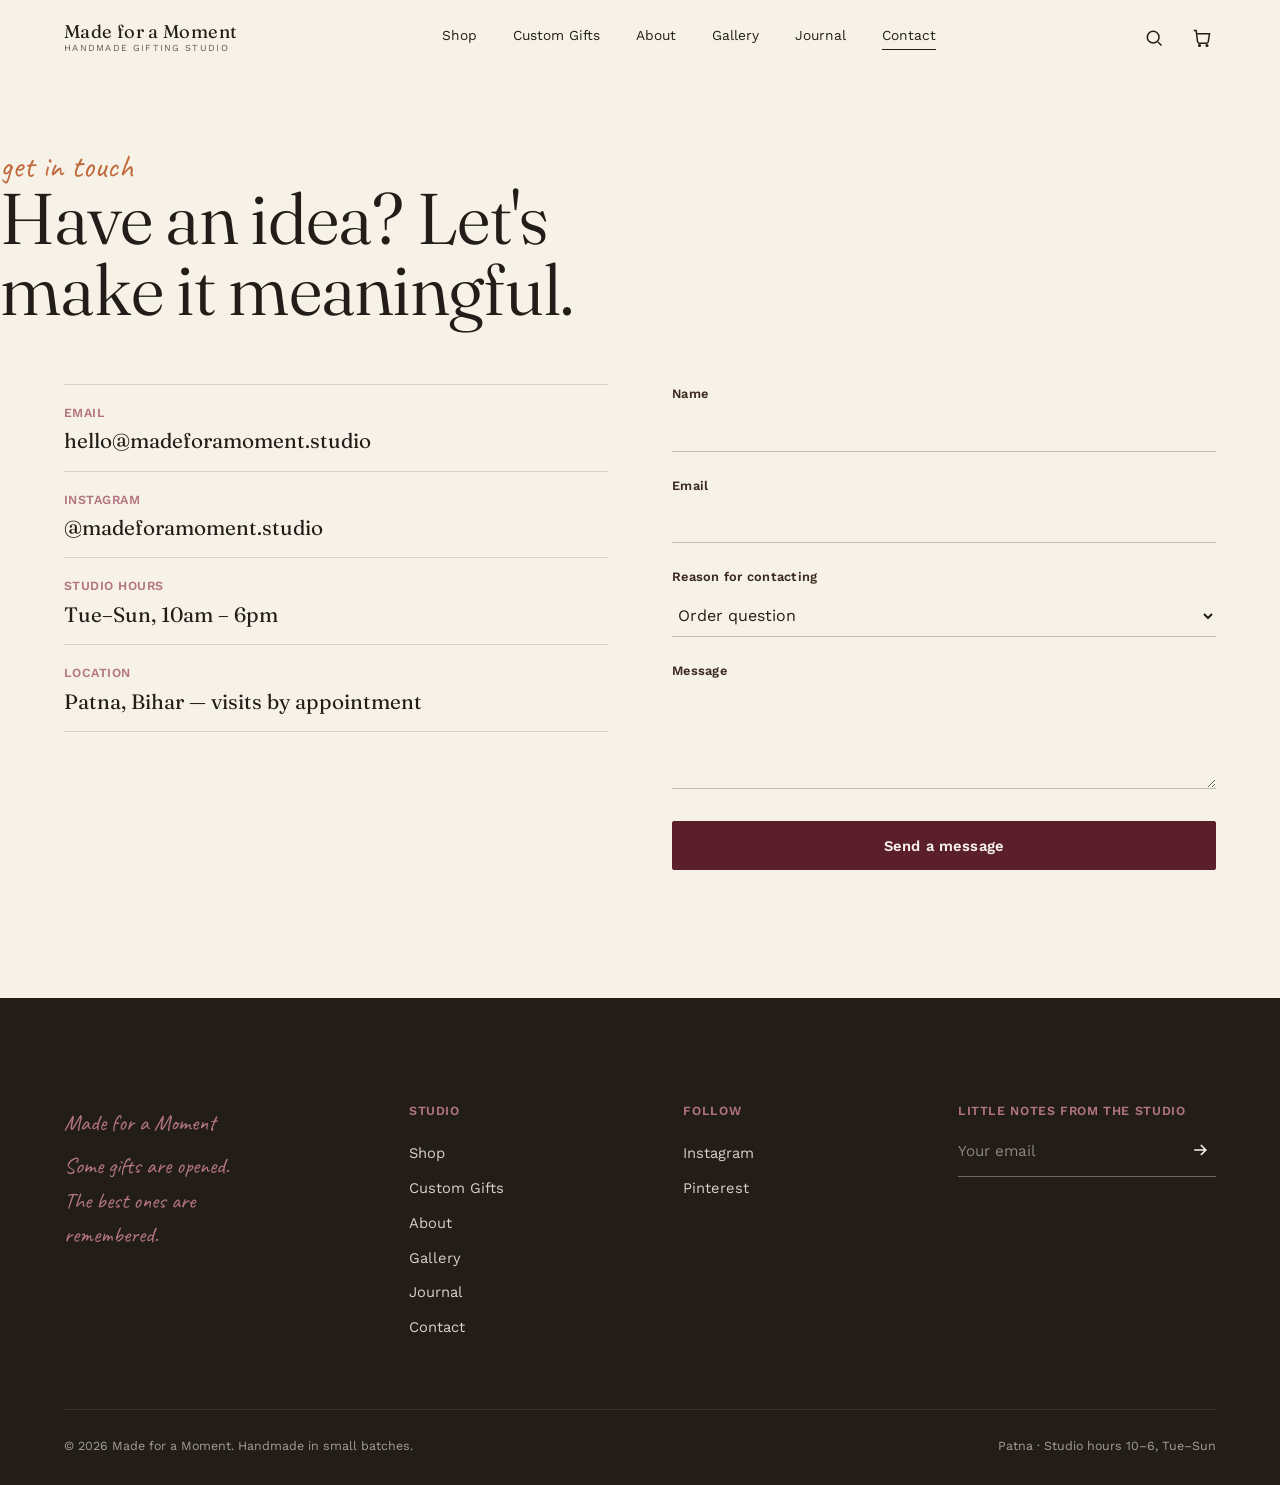
<file: contact.html>
<!doctype html>
<html lang="en">
<head>
<meta charset="UTF-8">
<meta name="viewport" content="width=device-width, initial-scale=1.0">
<title>Contact — Made for a Moment</title>
<meta name="description" content="Have an idea? Get in touch with the Made for a Moment studio.">
<link rel="preconnect" href="https://fonts.googleapis.com">
<link rel="preconnect" href="https://fonts.gstatic.com" crossorigin>
<link href="https://fonts.googleapis.com/css2?family=Fraunces:opsz,wght@9..144,300..600&family=Work+Sans:wght@400;500;600;700&family=Caveat:wght@500;600&display=swap" rel="stylesheet">
<link rel="stylesheet" href="assets/css/style.css">
<style>
.ct-hero{ padding:150px 0 40px; }
.ct-grid{ display:grid; grid-template-columns:1fr 1fr; gap:64px; align-items:flex-start; }
@media(max-width:900px){ .ct-grid{ grid-template-columns:1fr; } }
.ct-info-item{ padding:18px 0; border-top:1px solid rgba(34,29,24,.15); }
.ct-info-item:last-child{ border-bottom:1px solid rgba(34,29,24,.15); }
</style>
</head>
<body>
<a href="#main" class="skip-link">Skip to content</a>
<div class="page-veil" aria-hidden="true"></div>

<header class="site-header is-dark is-scrolled">
  <a href="index.html" class="brand">Made for a Moment<small>HANDMADE GIFTING STUDIO</small></a>
  <nav class="nav-desktop" aria-label="Primary">
    <a href="shop.html">Shop</a><a href="custom-gifts.html">Custom Gifts</a><a href="about.html">About</a><a href="gallery.html">Gallery</a><a href="journal.html">Journal</a><a href="contact.html" class="active">Contact</a>
  </nav>
  <div class="nav-actions">
    <button class="icon-btn" data-search-open aria-label="Search"><svg viewBox="0 0 24 24" fill="none" stroke="currentColor" stroke-width="1.8"><circle cx="11" cy="11" r="7"/><path d="m21 21-4.3-4.3"/></svg></button>
    <button class="icon-btn" data-cart-open aria-label="Open cart"><svg viewBox="0 0 24 24" fill="none" stroke="currentColor" stroke-width="1.8"><path d="M6 7h15l-1.5 9.5a2 2 0 0 1-2 1.7H8.7a2 2 0 0 1-2-1.7L5 3H2"/><circle cx="9" cy="21" r="1"/><circle cx="18" cy="21" r="1"/></svg><span class="cart-count">0</span></button>
    <button class="nav-toggle" aria-label="Open menu"><span></span><span></span><span></span></button>
  </div>
</header>
<nav class="mobile-nav" aria-label="Mobile">
  <button class="mobile-nav-close" aria-label="Close menu"><svg viewBox="0 0 24 24" fill="none" stroke="currentColor" stroke-width="1.8"><path d="M18 6 6 18M6 6l12 12"/></svg></button>
  <a href="shop.html">Shop</a><a href="custom-gifts.html">Custom Gifts</a><a href="about.html">About</a><a href="gallery.html">Gallery</a><a href="journal.html">Journal</a><a href="contact.html">Contact</a>
  <div class="mobile-nav-foot"><a href="https://instagram.com" target="_blank" rel="noopener">Instagram</a><a href="https://pinterest.com" target="_blank" rel="noopener">Pinterest</a></div>
</nav>

<main id="main">
  <section class="ct-hero container">
    <p class="eyebrow-script">get in touch</p>
    <h1 class="display-1" style="font-size:clamp(2.4rem,5.6vw,4.6rem);max-width:14ch;">Have an idea? Let's make it meaningful.</h1>
  </section>

  <section class="section" style="padding-top:20px;">
    <div class="container ct-grid">
      <div data-reveal>
        <div class="ct-info-item"><p class="mono-label">EMAIL</p><p class="display-3" style="font-size:1.3rem;margin-top:8px;">hello@madeforamoment.studio</p></div>
        <div class="ct-info-item"><p class="mono-label">INSTAGRAM</p><p class="display-3" style="font-size:1.3rem;margin-top:8px;">@madeforamoment.studio</p></div>
        <div class="ct-info-item"><p class="mono-label">STUDIO HOURS</p><p class="display-3" style="font-size:1.3rem;margin-top:8px;">Tue–Sun, 10am – 6pm</p></div>
        <div class="ct-info-item"><p class="mono-label">LOCATION</p><p class="display-3" style="font-size:1.3rem;margin-top:8px;">Patna, Bihar — visits by appointment</p></div>
      </div>
      <div data-reveal data-reveal-delay="1">
        <form id="contact-form">
          <div class="field"><label for="ct-name">Name</label><input id="ct-name" type="text" required></div>
          <div class="field"><label for="ct-email">Email</label><input id="ct-email" type="email" required></div>
          <div class="field">
            <label for="ct-reason">Reason for contacting</label>
            <select id="ct-reason">
              <option>Order question</option><option>Custom gift idea</option><option>Corporate gifting</option><option>Press &amp; collaborations</option><option>Something else</option>
            </select>
          </div>
          <div class="field"><label for="ct-message">Message</label><textarea id="ct-message" rows="4" required></textarea></div>
          <button type="submit" class="btn btn-primary btn-block">Send a message</button>
          <p id="ct-confirm" style="margin-top:16px;opacity:.75;font-size:.9rem;" hidden>Thank you — we'll write back within one business day.</p>
        </form>
      </div>
    </div>
  </section>
</main>

<footer class="site-footer">
  <div class="container">
    <div class="footer-top">
      <div class="footer-brand"><p class="display-3">Made for a Moment</p><p>Some gifts are opened.<br>The best ones are remembered.</p></div>
      <div class="footer-col"><h4>STUDIO</h4><a href="shop.html">Shop</a><a href="custom-gifts.html">Custom Gifts</a><a href="about.html">About</a><a href="gallery.html">Gallery</a><a href="journal.html">Journal</a><a href="contact.html">Contact</a></div>
      <div class="footer-col"><h4>FOLLOW</h4><a href="https://instagram.com" target="_blank" rel="noopener">Instagram</a><a href="https://pinterest.com" target="_blank" rel="noopener">Pinterest</a></div>
      <div class="footer-col footer-newsletter"><h4>LITTLE NOTES FROM THE STUDIO</h4><form data-newsletter-form><input type="email" required placeholder="Your email" aria-label="Email address"><button type="submit" aria-label="Subscribe"><svg viewBox="0 0 24 24" fill="none" stroke="currentColor" stroke-width="2"><path d="M5 12h14M13 6l6 6-6 6"/></svg></button></form></div>
    </div>
    <div class="footer-bottom"><span>© 2026 Made for a Moment. Handmade in small batches.</span><span>Patna · Studio hours 10–6, Tue–Sun</span></div>
  </div>
</footer>

<div class="cart-overlay" data-cart-close></div>
<aside class="cart-drawer" aria-label="Shopping cart">
  <div class="cart-head"><h3>Your Gift Bag</h3><button class="icon-btn" data-cart-close aria-label="Close cart"><svg viewBox="0 0 24 24" fill="none" stroke="currentColor" stroke-width="1.8"><path d="M18 6 6 18M6 6l12 12"/></svg></button></div>
  <div class="cart-items"></div>
  <div class="cart-foot">
    <div class="cart-row"><span>Subtotal</span><span data-cart-subtotal>$0.00</span></div>
    <div class="cart-row"><span>Shipping</span><span data-cart-shipping>—</span></div>
    <div class="cart-row total"><span>Total</span><span data-cart-total>$0.00</span></div>
    <a href="shop.html" class="btn btn-outline btn-block" data-cart-close>Continue shopping</a>
    <button class="btn btn-primary btn-block" onclick="showToast('Checkout is a demo — thank you for browsing!')">Checkout</button>
  </div>
</aside>

<div class="search-overlay" aria-label="Search">
  <button class="search-close" data-search-close aria-label="Close search"><svg viewBox="0 0 24 24" fill="none" stroke="currentColor" stroke-width="1.8"><path d="M18 6 6 18M6 6l12 12"/></svg></button>
  <div class="container">
    <div class="search-field"><input type="text" placeholder="What are you looking for?" aria-label="Search products"><svg viewBox="0 0 24 24" fill="none" stroke="currentColor" stroke-width="1.5" width="30" height="30"><circle cx="11" cy="11" r="7"/><path d="m21 21-4.3-4.3"/></svg></div>
    <p class="search-hint">Try “candle”, “box”, or “anniversary”.</p>
    <div class="search-results"></div>
  </div>
</div>

<script src="assets/js/main.js"></script>
<script>
document.getElementById("contact-form").addEventListener("submit", function(e){
  e.preventDefault();
  if (!this.checkValidity()){ this.reportValidity(); return; }
  document.getElementById("ct-confirm").hidden = false;
  this.querySelector("button[type=submit]").textContent = "Message sent";
  this.querySelector("button[type=submit]").disabled = true;
});
</script>
</body>
</html>
</file>
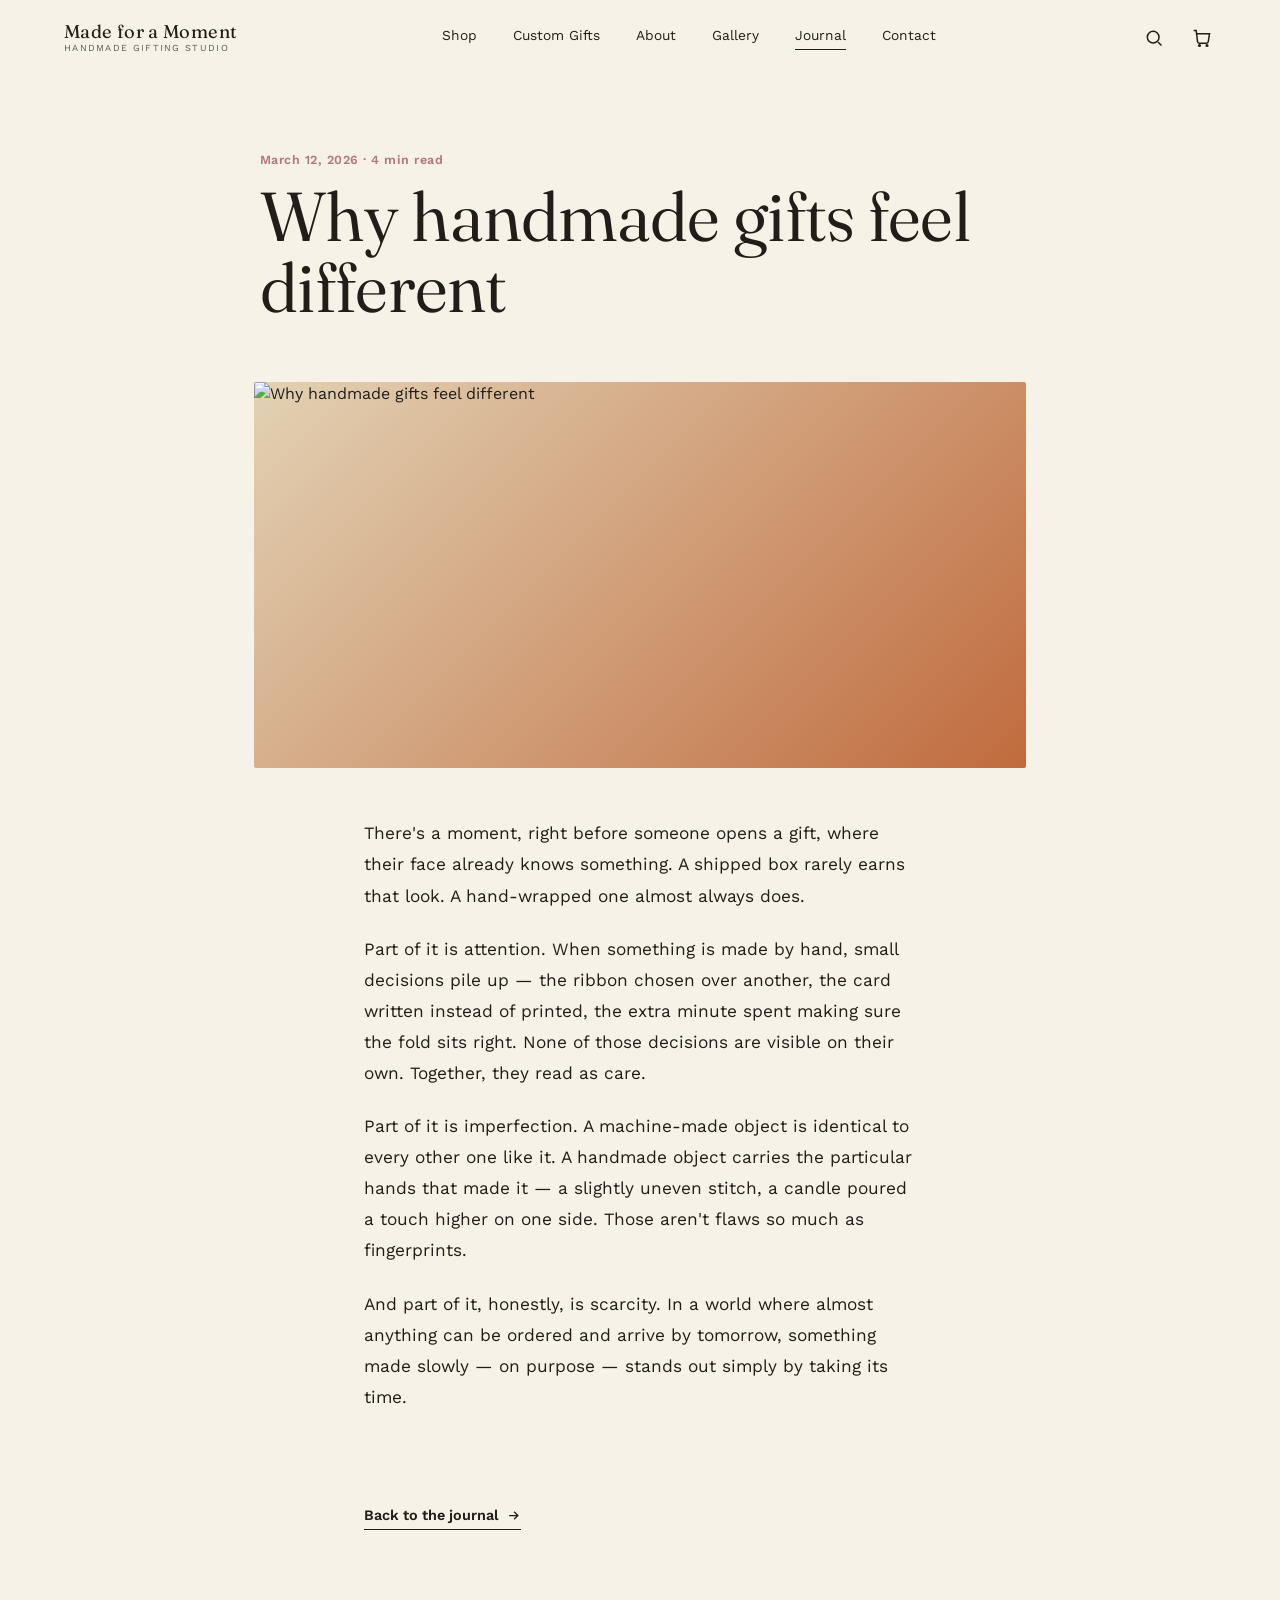
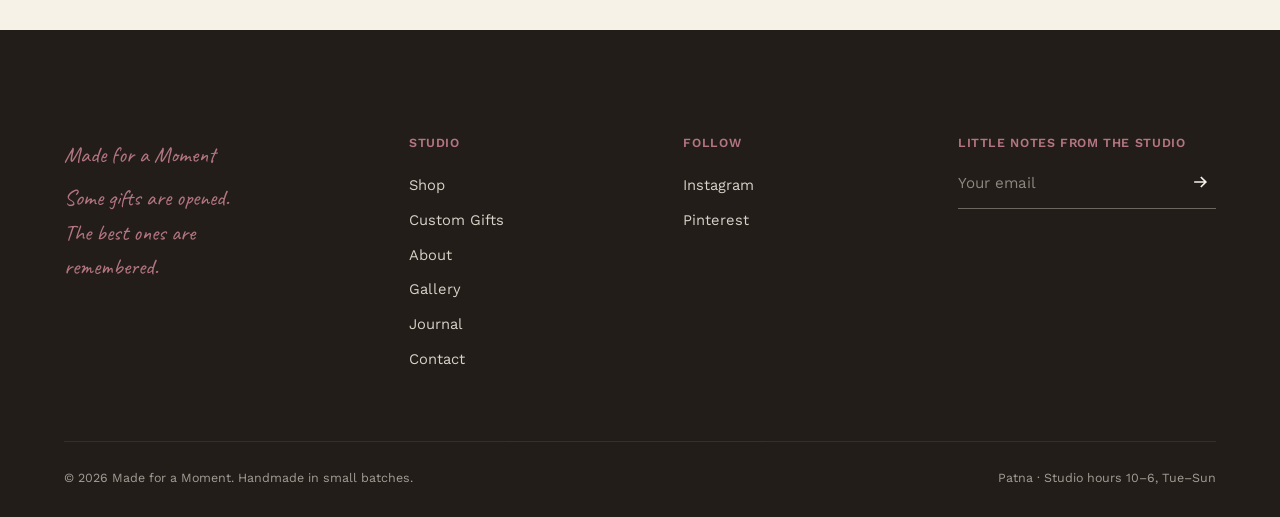
<file: journal-article.html>
<!doctype html>
<html lang="en">
<head>
<meta charset="UTF-8">
<meta name="viewport" content="width=device-width, initial-scale=1.0">
<title id="doc-title">Journal — Made for a Moment</title>
<link rel="preconnect" href="https://fonts.googleapis.com">
<link rel="preconnect" href="https://fonts.gstatic.com" crossorigin>
<link href="https://fonts.googleapis.com/css2?family=Fraunces:opsz,wght@9..144,300..600&family=Work+Sans:wght@400;500;600;700&family=Caveat:wght@500;600&display=swap" rel="stylesheet">
<link rel="stylesheet" href="assets/css/style.css">
<style>
.art-hero{ padding:150px 0 30px; max-width:760px; margin:0 auto; }
.art-cover{ width:100%; aspect-ratio:16/8; object-fit:cover; border-radius:2px; margin:30px 0 50px; }
.art-body{ max-width:680px; margin:0 auto 90px; font-size:1.08rem; line-height:1.8; }
.art-body p{ margin-bottom:22px; }
.art-body h2{ font-family:var(--font-display); font-size:1.5rem; margin:36px 0 14px; }
</style>
</head>
<body>
<a href="#main" class="skip-link">Skip to content</a>
<div class="page-veil" aria-hidden="true"></div>

<header class="site-header is-dark is-scrolled">
  <a href="index.html" class="brand">Made for a Moment<small>HANDMADE GIFTING STUDIO</small></a>
  <nav class="nav-desktop" aria-label="Primary">
    <a href="shop.html">Shop</a><a href="custom-gifts.html">Custom Gifts</a><a href="about.html">About</a><a href="gallery.html">Gallery</a><a href="journal.html" class="active">Journal</a><a href="contact.html">Contact</a>
  </nav>
  <div class="nav-actions">
    <button class="icon-btn" data-search-open aria-label="Search"><svg viewBox="0 0 24 24" fill="none" stroke="currentColor" stroke-width="1.8"><circle cx="11" cy="11" r="7"/><path d="m21 21-4.3-4.3"/></svg></button>
    <button class="icon-btn" data-cart-open aria-label="Open cart"><svg viewBox="0 0 24 24" fill="none" stroke="currentColor" stroke-width="1.8"><path d="M6 7h15l-1.5 9.5a2 2 0 0 1-2 1.7H8.7a2 2 0 0 1-2-1.7L5 3H2"/><circle cx="9" cy="21" r="1"/><circle cx="18" cy="21" r="1"/></svg><span class="cart-count">0</span></button>
    <button class="nav-toggle" aria-label="Open menu"><span></span><span></span><span></span></button>
  </div>
</header>
<nav class="mobile-nav" aria-label="Mobile">
  <button class="mobile-nav-close" aria-label="Close menu"><svg viewBox="0 0 24 24" fill="none" stroke="currentColor" stroke-width="1.8"><path d="M18 6 6 18M6 6l12 12"/></svg></button>
  <a href="shop.html">Shop</a><a href="custom-gifts.html">Custom Gifts</a><a href="about.html">About</a><a href="gallery.html">Gallery</a><a href="journal.html">Journal</a><a href="contact.html">Contact</a>
  <div class="mobile-nav-foot"><a href="https://instagram.com" target="_blank" rel="noopener">Instagram</a><a href="https://pinterest.com" target="_blank" rel="noopener">Pinterest</a></div>
</nav>

<main id="main">
  <section class="container art-hero">
    <p class="mono-label" id="art-meta"></p>
    <h1 class="display-2" id="art-title" style="margin-top:12px;"></h1>
  </section>
  <div class="container" style="max-width:900px;">
    <img class="art-cover" id="art-cover" src="" alt="">
  </div>
  <article class="container art-body" id="art-body"></article>

  <section class="container" style="max-width:680px;margin-bottom:100px;">
    <a href="journal.html" class="arrow-link">Back to the journal <svg viewBox="0 0 24 24" fill="none" stroke="currentColor" stroke-width="2"><path d="M5 12h14M13 6l6 6-6 6"/></svg></a>
  </section>
</main>

<footer class="site-footer">
  <div class="container">
    <div class="footer-top">
      <div class="footer-brand"><p class="display-3">Made for a Moment</p><p>Some gifts are opened.<br>The best ones are remembered.</p></div>
      <div class="footer-col"><h4>STUDIO</h4><a href="shop.html">Shop</a><a href="custom-gifts.html">Custom Gifts</a><a href="about.html">About</a><a href="gallery.html">Gallery</a><a href="journal.html">Journal</a><a href="contact.html">Contact</a></div>
      <div class="footer-col"><h4>FOLLOW</h4><a href="https://instagram.com" target="_blank" rel="noopener">Instagram</a><a href="https://pinterest.com" target="_blank" rel="noopener">Pinterest</a></div>
      <div class="footer-col footer-newsletter"><h4>LITTLE NOTES FROM THE STUDIO</h4><form data-newsletter-form><input type="email" required placeholder="Your email" aria-label="Email address"><button type="submit" aria-label="Subscribe"><svg viewBox="0 0 24 24" fill="none" stroke="currentColor" stroke-width="2"><path d="M5 12h14M13 6l6 6-6 6"/></svg></button></form></div>
    </div>
    <div class="footer-bottom"><span>© 2026 Made for a Moment. Handmade in small batches.</span><span>Patna · Studio hours 10–6, Tue–Sun</span></div>
  </div>
</footer>

<div class="cart-overlay" data-cart-close></div>
<aside class="cart-drawer" aria-label="Shopping cart">
  <div class="cart-head"><h3>Your Gift Bag</h3><button class="icon-btn" data-cart-close aria-label="Close cart"><svg viewBox="0 0 24 24" fill="none" stroke="currentColor" stroke-width="1.8"><path d="M18 6 6 18M6 6l12 12"/></svg></button></div>
  <div class="cart-items"></div>
  <div class="cart-foot">
    <div class="cart-row"><span>Subtotal</span><span data-cart-subtotal>$0.00</span></div>
    <div class="cart-row"><span>Shipping</span><span data-cart-shipping>—</span></div>
    <div class="cart-row total"><span>Total</span><span data-cart-total>$0.00</span></div>
    <a href="shop.html" class="btn btn-outline btn-block" data-cart-close>Continue shopping</a>
    <button class="btn btn-primary btn-block" onclick="showToast('Checkout is a demo — thank you for browsing!')">Checkout</button>
  </div>
</aside>

<div class="search-overlay" aria-label="Search">
  <button class="search-close" data-search-close aria-label="Close search"><svg viewBox="0 0 24 24" fill="none" stroke="currentColor" stroke-width="1.8"><path d="M18 6 6 18M6 6l12 12"/></svg></button>
  <div class="container">
    <div class="search-field"><input type="text" placeholder="What are you looking for?" aria-label="Search products"><svg viewBox="0 0 24 24" fill="none" stroke="currentColor" stroke-width="1.5" width="30" height="30"><circle cx="11" cy="11" r="7"/><path d="m21 21-4.3-4.3"/></svg></div>
    <p class="search-hint">Try “candle”, “box”, or “anniversary”.</p>
    <div class="search-results"></div>
  </div>
</div>

<script src="assets/js/main.js"></script>
<script>
const ARTICLES = {
  "handmade-feels-different": {
    title:"Why handmade gifts feel different", date:"March 12, 2026", read:"4 min read", img: MFAM.IMG.boxOpen,
    body:[
      "There's a moment, right before someone opens a gift, where their face already knows something. A shipped box rarely earns that look. A hand-wrapped one almost always does.",
      "Part of it is attention. When something is made by hand, small decisions pile up — the ribbon chosen over another, the card written instead of printed, the extra minute spent making sure the fold sits right. None of those decisions are visible on their own. Together, they read as care.",
      "Part of it is imperfection. A machine-made object is identical to every other one like it. A handmade object carries the particular hands that made it — a slightly uneven stitch, a candle poured a touch higher on one side. Those aren't flaws so much as fingerprints.",
      "And part of it, honestly, is scarcity. In a world where almost anything can be ordered and arrive by tomorrow, something made slowly — on purpose — stands out simply by taking its time."
    ]
  },
  "choose-meaningful-gift": {
    title:"How to choose a meaningful gift", date:"Feb 24, 2026", read:"5 min read", img: MFAM.IMG.flowers,
    body:[
      "Most gift-giving advice starts with the wrong question: what does this person like? A better one is what does this person need to feel, right now.",
      "Someone who's been overworked doesn't need a gadget — they need permission to slow down. Someone starting a new chapter doesn't need more stuff — they need something that says you noticed. Start there, and the object becomes obvious.",
      "A useful trick: think of the last thing they mentioned in passing, not the thing they asked for outright. The unprompted detail — a smell they loved on holiday, a book they keep meaning to read — usually says more than a wish list ever could."
    ]
  },
  "art-of-personalization": {
    title:"The art of personalization", date:"Feb 2, 2026", read:"3 min read", img: MFAM.IMG.jewelry,
    body:[
      "Personalization can go two ways. Done well, it makes a gift feel like it could only ever belong to one person. Done poorly, it turns into a name slapped onto a generic object — technically personal, emotionally flat.",
      "The difference is restraint. One well-chosen detail — an initial, a date, a private joke — carries more weight than five. Overload a gift with customization and every detail competes for attention; none of them land.",
      "Our rule of thumb: personalize the part of the gift they'll actually touch or read, not the packaging around it. The card, the engraving, the note — that's where personal belongs."
    ]
  },
  "what-to-write-in-a-card": {
    title:"What to write in a gift card", date:"Jan 18, 2026", read:"3 min read", img: MFAM.IMG.ribbon,
    body:[
      "The blank card is often harder than the gift itself. A few honest starting points, if your mind goes blank:",
      "Say what you noticed. \"I remembered you mentioning...\" does more work than any generic greeting — it proves you were listening.",
      "Say what you hope. Not what the gift is, but what you hope it does for them — a little rest, a little joy, a little proof that they're thought of.",
      "Keep it short. Two honest sentences beat a paragraph of filler every time."
    ]
  },
  "gifts-for-someone-with-everything": {
    title:"5 gifts for someone who has everything", date:"Jan 5, 2026", read:"4 min read", img: MFAM.IMG.hamper,
    body:[
      "When someone truly doesn't need anything, the gift stops being about acquisition and starts being about experience and memory. A few directions that tend to land:",
      "A keepsake box built around a shared memory, not a purchase. A hand-poured candle scented to remind them of somewhere specific. A custom piece that couldn't be bought off a shelf, only made. A slow-morning hamper that gives them permission to do nothing for an hour. Or simply a handwritten letter — the one gift no amount of money can shortcut."
    ]
  },
  "behind-the-scenes-custom-order": {
    title:"Behind the scenes: creating a custom order", date:"Dec 20, 2025", read:"6 min read", img: MFAM.IMG.crochet,
    body:[
      "Most custom orders start the same way — a short, slightly nervous email. \"I'm not sure exactly what I want, but here's the story...\"",
      "From there, our process is mostly listening. We ask about the relationship, the occasion, the small details that make the recipient who they are. A favourite colour matters less than a favourite memory.",
      "Once we have the shape of it, we sketch a plan — materials, palette, the pieces that will go inside — and send it back for a look before anything is made. Only then does the studio table come out: ribbon, wax, thread, and a few hours of quiet, careful work.",
      "By the time it ships, it's no longer really \"a gift\" in the generic sense. It's a small, physical version of a story someone told us."
    ]
  }
};
const slug = new URLSearchParams(location.search).get("slug") || "handmade-feels-different";
const a = ARTICLES[slug] || ARTICLES["handmade-feels-different"];
document.getElementById("doc-title").textContent = a.title + " — Made for a Moment";
document.getElementById("art-meta").textContent = a.date + " · " + a.read;
document.getElementById("art-title").textContent = a.title;
document.getElementById("art-cover").src = a.img;
document.getElementById("art-cover").alt = a.title;
document.getElementById("art-body").innerHTML = a.body.map(p=>`<p>${p}</p>`).join("");
</script>
</body>
</html>
</file>
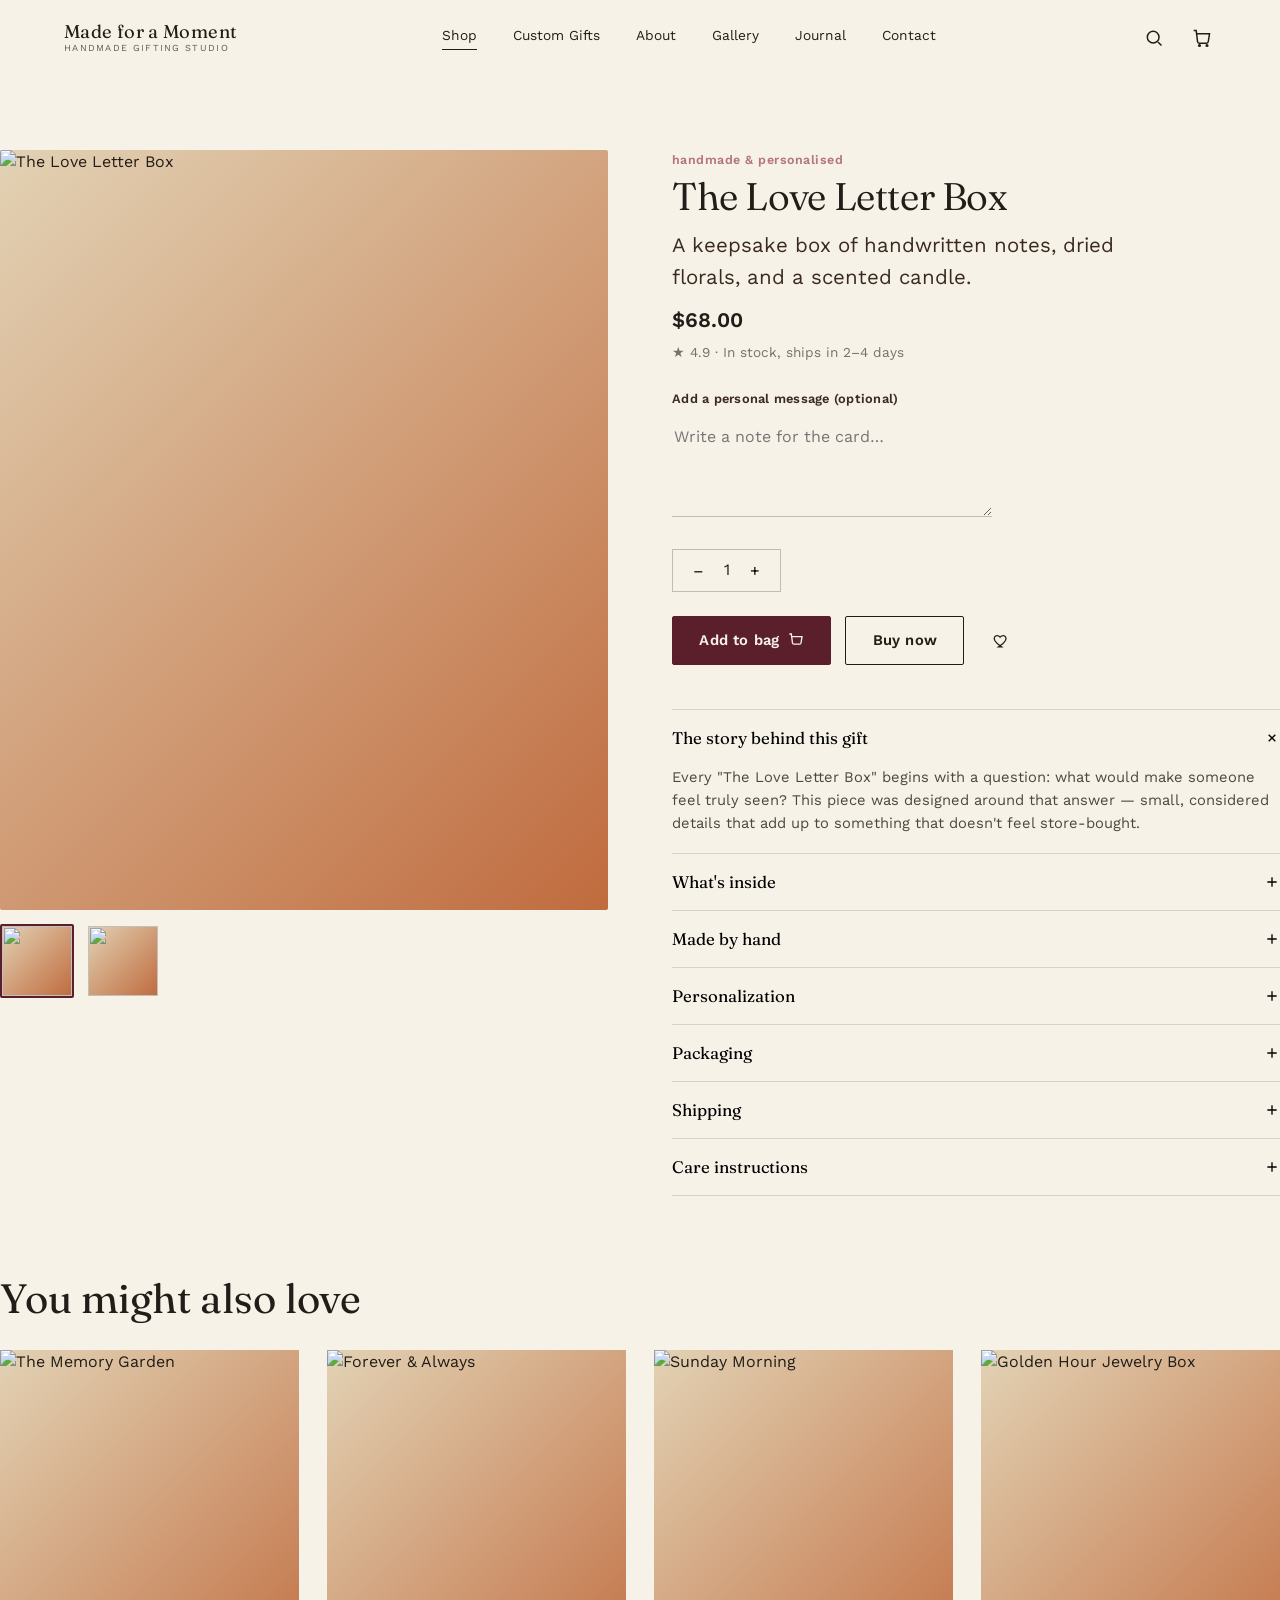
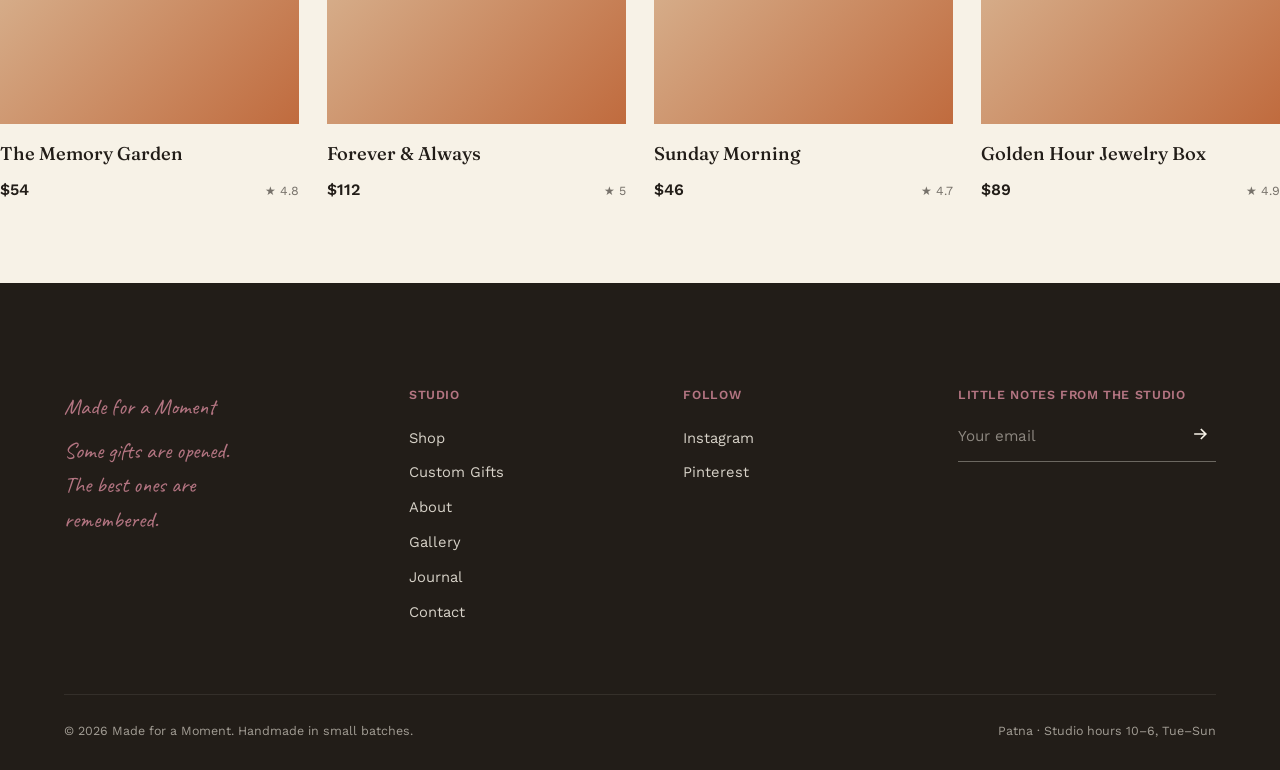
<file: product.html>
<!doctype html>
<html lang="en">
<head>
<meta charset="UTF-8">
<meta name="viewport" content="width=device-width, initial-scale=1.0">
<title id="doc-title">Product — Made for a Moment</title>
<meta name="description" content="A handmade, personalised gift — made by hand, wrapped with care.">
<link rel="preconnect" href="https://fonts.googleapis.com">
<link rel="preconnect" href="https://fonts.gstatic.com" crossorigin>
<link href="https://fonts.googleapis.com/css2?family=Fraunces:opsz,wght@9..144,300..600&family=Work+Sans:wght@400;500;600;700&family=Caveat:wght@500;600&display=swap" rel="stylesheet">
<link rel="stylesheet" href="assets/css/style.css">
<style>
.pdp{ padding:150px 0 60px; }
.pdp-grid{ display:grid; grid-template-columns:1fr 1fr; gap:64px; align-items:flex-start; }
.pdp-gallery-main{ aspect-ratio:4/5; border-radius:2px; overflow:hidden; position:relative; cursor:zoom-in; }
.pdp-gallery-main img{ width:100%; height:100%; object-fit:cover; transition:transform .5s var(--ease); }
.pdp-gallery-main:hover img{ transform:scale(1.12); }
.pdp-thumbs{ display:flex; gap:12px; margin-top:14px; }
.pdp-thumbs button{ width:74px; height:74px; border-radius:2px; overflow:hidden; border:2px solid transparent; padding:0; background:none; }
.pdp-thumbs button.is-active{ border-color:var(--burgundy); }
.pdp-thumbs img{ width:100%; height:100%; object-fit:cover; }
.pdp-info h1{ font-size:clamp(1.8rem,3vw,2.6rem); }
.pdp-price{ font-size:1.3rem; font-weight:600; margin-top:10px; }
.pdp-rating{ font-size:.85rem; opacity:.6; margin-top:6px; }
.pdp-qty{ display:flex; align-items:center; gap:14px; border:1px solid rgba(34,29,24,.25); width:fit-content; padding:8px 14px; margin:24px 0; }
.pdp-qty button{ background:none; border:none; font-size:1rem; }
.pdp-actions{ display:flex; gap:14px; flex-wrap:wrap; }
.pdp-accordion{ margin-top:44px; border-top:1px solid rgba(34,29,24,.15); }
.acc-item{ border-bottom:1px solid rgba(34,29,24,.15); }
.acc-head{ width:100%; text-align:left; background:none; border:none; padding:18px 0; display:flex; justify-content:space-between; align-items:center; font-family:var(--font-display); font-size:1.05rem; }
.acc-head svg{ width:16px; height:16px; transition:transform .3s var(--ease); }
.acc-item.is-open .acc-head svg{ transform:rotate(45deg); }
.acc-body{ max-height:0; overflow:hidden; transition:max-height .4s var(--ease); font-size:.92rem; opacity:.8; }
.acc-item.is-open .acc-body{ max-height:220px; padding-bottom:18px; }
.related-grid{ display:grid; grid-template-columns:repeat(4,1fr); gap:28px; margin-top:30px; }
@media(max-width:900px){ .pdp-grid{ grid-template-columns:1fr; gap:36px; } .related-grid{ grid-template-columns:repeat(2,1fr); } }
</style>
</head>
<body>
<a href="#main" class="skip-link">Skip to content</a>
<div class="page-veil" aria-hidden="true"></div>

<header class="site-header is-dark is-scrolled">
  <a href="index.html" class="brand">Made for a Moment<small>HANDMADE GIFTING STUDIO</small></a>
  <nav class="nav-desktop" aria-label="Primary">
    <a href="shop.html" class="active">Shop</a><a href="custom-gifts.html">Custom Gifts</a><a href="about.html">About</a><a href="gallery.html">Gallery</a><a href="journal.html">Journal</a><a href="contact.html">Contact</a>
  </nav>
  <div class="nav-actions">
    <button class="icon-btn" data-search-open aria-label="Search"><svg viewBox="0 0 24 24" fill="none" stroke="currentColor" stroke-width="1.8"><circle cx="11" cy="11" r="7"/><path d="m21 21-4.3-4.3"/></svg></button>
    <button class="icon-btn" data-cart-open aria-label="Open cart"><svg viewBox="0 0 24 24" fill="none" stroke="currentColor" stroke-width="1.8"><path d="M6 7h15l-1.5 9.5a2 2 0 0 1-2 1.7H8.7a2 2 0 0 1-2-1.7L5 3H2"/><circle cx="9" cy="21" r="1"/><circle cx="18" cy="21" r="1"/></svg><span class="cart-count">0</span></button>
    <button class="nav-toggle" aria-label="Open menu"><span></span><span></span><span></span></button>
  </div>
</header>
<nav class="mobile-nav" aria-label="Mobile">
  <button class="mobile-nav-close" aria-label="Close menu"><svg viewBox="0 0 24 24" fill="none" stroke="currentColor" stroke-width="1.8"><path d="M18 6 6 18M6 6l12 12"/></svg></button>
  <a href="shop.html">Shop</a><a href="custom-gifts.html">Custom Gifts</a><a href="about.html">About</a><a href="gallery.html">Gallery</a><a href="journal.html">Journal</a><a href="contact.html">Contact</a>
  <div class="mobile-nav-foot"><a href="https://instagram.com" target="_blank" rel="noopener">Instagram</a><a href="https://pinterest.com" target="_blank" rel="noopener">Pinterest</a></div>
</nav>

<main id="main">
  <section class="pdp container" id="pdp-root">
    <!-- populated by JS -->
  </section>

  <section class="container" style="padding:20px 0 80px;">
    <h2 class="display-3">You might also love</h2>
    <div class="related-grid" id="related-grid"></div>
  </section>
</main>

<footer class="site-footer">
  <div class="container">
    <div class="footer-top">
      <div class="footer-brand"><p class="display-3">Made for a Moment</p><p>Some gifts are opened.<br>The best ones are remembered.</p></div>
      <div class="footer-col"><h4>STUDIO</h4><a href="shop.html">Shop</a><a href="custom-gifts.html">Custom Gifts</a><a href="about.html">About</a><a href="gallery.html">Gallery</a><a href="journal.html">Journal</a><a href="contact.html">Contact</a></div>
      <div class="footer-col"><h4>FOLLOW</h4><a href="https://instagram.com" target="_blank" rel="noopener">Instagram</a><a href="https://pinterest.com" target="_blank" rel="noopener">Pinterest</a></div>
      <div class="footer-col footer-newsletter"><h4>LITTLE NOTES FROM THE STUDIO</h4><form data-newsletter-form><input type="email" required placeholder="Your email" aria-label="Email address"><button type="submit" aria-label="Subscribe"><svg viewBox="0 0 24 24" fill="none" stroke="currentColor" stroke-width="2"><path d="M5 12h14M13 6l6 6-6 6"/></svg></button></form></div>
    </div>
    <div class="footer-bottom"><span>© 2026 Made for a Moment. Handmade in small batches.</span><span>Patna · Studio hours 10–6, Tue–Sun</span></div>
  </div>
</footer>

<div class="cart-overlay" data-cart-close></div>
<aside class="cart-drawer" aria-label="Shopping cart">
  <div class="cart-head"><h3>Your Gift Bag</h3><button class="icon-btn" data-cart-close aria-label="Close cart"><svg viewBox="0 0 24 24" fill="none" stroke="currentColor" stroke-width="1.8"><path d="M18 6 6 18M6 6l12 12"/></svg></button></div>
  <div class="cart-items"></div>
  <div class="cart-foot">
    <div class="cart-row"><span>Subtotal</span><span data-cart-subtotal>$0.00</span></div>
    <div class="cart-row"><span>Shipping</span><span data-cart-shipping>—</span></div>
    <div class="cart-row total"><span>Total</span><span data-cart-total>$0.00</span></div>
    <a href="shop.html" class="btn btn-outline btn-block" data-cart-close>Continue shopping</a>
    <button class="btn btn-primary btn-block" onclick="showToast('Checkout is a demo — thank you for browsing!')">Checkout</button>
  </div>
</aside>

<div class="search-overlay" aria-label="Search">
  <button class="search-close" data-search-close aria-label="Close search"><svg viewBox="0 0 24 24" fill="none" stroke="currentColor" stroke-width="1.8"><path d="M18 6 6 18M6 6l12 12"/></svg></button>
  <div class="container">
    <div class="search-field"><input type="text" placeholder="What are you looking for?" aria-label="Search products"><svg viewBox="0 0 24 24" fill="none" stroke="currentColor" stroke-width="1.5" width="30" height="30"><circle cx="11" cy="11" r="7"/><path d="m21 21-4.3-4.3"/></svg></div>
    <p class="search-hint">Try “candle”, “box”, or “anniversary”.</p>
    <div class="search-results"></div>
  </div>
</div>

<script src="assets/js/main.js"></script>
<script>
(function(){
  const params = new URLSearchParams(location.search);
  const id = params.get("id") || MFAM.PRODUCTS[0].id;
  const p = MFAM.PRODUCTS.find(x=>x.id===id) || MFAM.PRODUCTS[0];
  document.getElementById("doc-title").textContent = p.name + " — Made for a Moment";

  const root = document.getElementById("pdp-root");
  root.innerHTML = `
    <div class="pdp-grid">
      <div>
        <div class="pdp-gallery-main"><img id="pdp-main-img" src="${p.img}" alt="${p.name}"></div>
        <div class="pdp-thumbs">
          <button class="is-active" data-img="${p.img}"><img src="${p.img}" alt=""></button>
          <button data-img="${p.imgAlt}"><img src="${p.imgAlt}" alt=""></button>
        </div>
      </div>
      <div class="pdp-info">
        <p class="mono-label">handmade &amp; personalised</p>
        <h1 class="display-2" style="margin-top:8px;">${p.name}</h1>
        <p class="lede" style="margin-top:12px;">${p.desc}</p>
        <p class="pdp-price">$${p.price}.00</p>
        <p class="pdp-rating">★ ${p.rating} · In stock, ships in 2–4 days</p>

        <div class="field" style="max-width:320px;margin-top:26px;">
          <label for="pdp-msg">Add a personal message (optional)</label>
          <textarea id="pdp-msg" rows="2" maxlength="120" placeholder="Write a note for the card…"></textarea>
        </div>

        <div class="pdp-qty">
          <button aria-label="Decrease quantity" id="pdp-minus">–</button>
          <span id="pdp-qty-val">1</span>
          <button aria-label="Increase quantity" id="pdp-plus">+</button>
        </div>

        <div class="pdp-actions">
          <button class="btn btn-primary" id="pdp-add">Add to bag <svg viewBox="0 0 24 24" fill="none" stroke="currentColor" stroke-width="2"><path d="M6 7h15l-1.5 9.5a2 2 0 0 1-2 1.7H8.7a2 2 0 0 1-2-1.7L5 3H2"/></svg></button>
          <button class="btn btn-outline" id="pdp-buy">Buy now</button>
          <button class="btn btn-outline pc-wishlist" style="position:static;width:auto;height:auto;padding:1em;border-radius:2px;" aria-label="Add to wishlist"><svg viewBox="0 0 24 24" fill="none" stroke="currentColor" stroke-width="1.8" width="18" height="18"><path d="M12 21s-7-4.5-9.5-9C.7 8.4 2.4 5 5.8 5c2 0 3.3 1 4.2 2.2C11 6 12.3 5 14.3 5c3.4 0 5 3.4 3.3 7-2.5 4.5-9.6 9-9.6 9Z"/></svg></button>
        </div>

        <div class="pdp-accordion">
          <div class="acc-item is-open">
            <button class="acc-head">The story behind this gift <svg viewBox="0 0 24 24" fill="none" stroke="currentColor" stroke-width="2"><path d="M12 5v14M5 12h14"/></svg></button>
            <div class="acc-body"><p>Every "${p.name}" begins with a question: what would make someone feel truly seen? This piece was designed around that answer — small, considered details that add up to something that doesn't feel store-bought.</p></div>
          </div>
          <div class="acc-item">
            <button class="acc-head">What's inside <svg viewBox="0 0 24 24" fill="none" stroke="currentColor" stroke-width="2"><path d="M12 5v14M5 12h14"/></svg></button>
            <div class="acc-body"><p>A hand-finished keepsake, a hand-poured candle where relevant, a handwritten card, and dried botanicals — arranged and wrapped by hand in our studio.</p></div>
          </div>
          <div class="acc-item">
            <button class="acc-head">Made by hand <svg viewBox="0 0 24 24" fill="none" stroke="currentColor" stroke-width="2"><path d="M12 5v14M5 12h14"/></svg></button>
            <div class="acc-body"><p>No two are quite identical — small handmade imperfections are part of the piece, not a flaw in it.</p></div>
          </div>
          <div class="acc-item">
            <button class="acc-head">Personalization <svg viewBox="0 0 24 24" fill="none" stroke="currentColor" stroke-width="2"><path d="M12 5v14M5 12h14"/></svg></button>
            <div class="acc-body"><p>Add a name, a message, or a colour preference at checkout — or visit our <a href="custom-gifts.html" style="text-decoration:underline;">Custom Gifts</a> page for a fully bespoke version.</p></div>
          </div>
          <div class="acc-item">
            <button class="acc-head">Packaging <svg viewBox="0 0 24 24" fill="none" stroke="currentColor" stroke-width="2"><path d="M12 5v14M5 12h14"/></svg></button>
            <div class="acc-body"><p>Wrapped in tissue and hand-tied ribbon inside a reusable keepsake box — ready to give as-is, no extra wrapping needed.</p></div>
          </div>
          <div class="acc-item">
            <button class="acc-head">Shipping <svg viewBox="0 0 24 24" fill="none" stroke="currentColor" stroke-width="2"><path d="M12 5v14M5 12h14"/></svg></button>
            <div class="acc-body"><p>Ships in 2–4 business days. Free shipping on orders over $75.</p></div>
          </div>
          <div class="acc-item">
            <button class="acc-head">Care instructions <svg viewBox="0 0 24 24" fill="none" stroke="currentColor" stroke-width="2"><path d="M12 5v14M5 12h14"/></svg></button>
            <div class="acc-body"><p>Keep candles trimmed to ¼" and away from drafts. Store keepsakes away from direct sunlight to preserve colour.</p></div>
          </div>
        </div>
      </div>
    </div>
  `;

  document.querySelectorAll(".pdp-thumbs button").forEach(btn=>{
    btn.addEventListener("click", ()=>{
      document.querySelectorAll(".pdp-thumbs button").forEach(b=>b.classList.remove("is-active"));
      btn.classList.add("is-active");
      document.getElementById("pdp-main-img").src = btn.dataset.img;
    });
  });
  document.querySelectorAll(".acc-head").forEach(head=>{
    head.addEventListener("click", ()=>{
      const item = head.closest(".acc-item");
      const wasOpen = item.classList.contains("is-open");
      item.parentElement.querySelectorAll(".acc-item").forEach(i=>i.classList.remove("is-open"));
      if (!wasOpen) item.classList.add("is-open");
    });
  });

  let qty = 1;
  const qtyVal = document.getElementById("pdp-qty-val");
  document.getElementById("pdp-plus").addEventListener("click", ()=>{ qty++; qtyVal.textContent=qty; });
  document.getElementById("pdp-minus").addEventListener("click", ()=>{ if(qty>1){ qty--; qtyVal.textContent=qty; } });
  document.getElementById("pdp-add").addEventListener("click", ()=> addToCart(p.id, qty));
  document.getElementById("pdp-buy").addEventListener("click", ()=>{ addToCart(p.id, qty); });

  const relGrid = document.getElementById("related-grid");
  const related = MFAM.PRODUCTS.filter(x=>x.id!==p.id && x.category.some(c=>p.category.includes(c))).slice(0,4);
  const fallback = related.length ? related : MFAM.PRODUCTS.filter(x=>x.id!==p.id).slice(0,4);
  relGrid.innerHTML = fallback.map(r=>`
    <article class="product-card">
      <a href="product.html?id=${r.id}" class="frame" style="aspect-ratio:4/5;display:block;">
        <img src="${r.img}" alt="${r.name}">
      </a>
      <a href="product.html?id=${r.id}" class="pc-body" style="display:block;">
        <h3>${r.name}</h3>
        <div class="pc-row"><span class="pc-price">$${r.price}</span><span class="pc-rating">★ ${r.rating}</span></div>
      </a>
    </article>`).join("");
})();
</script>
</body>
</html>
</file>
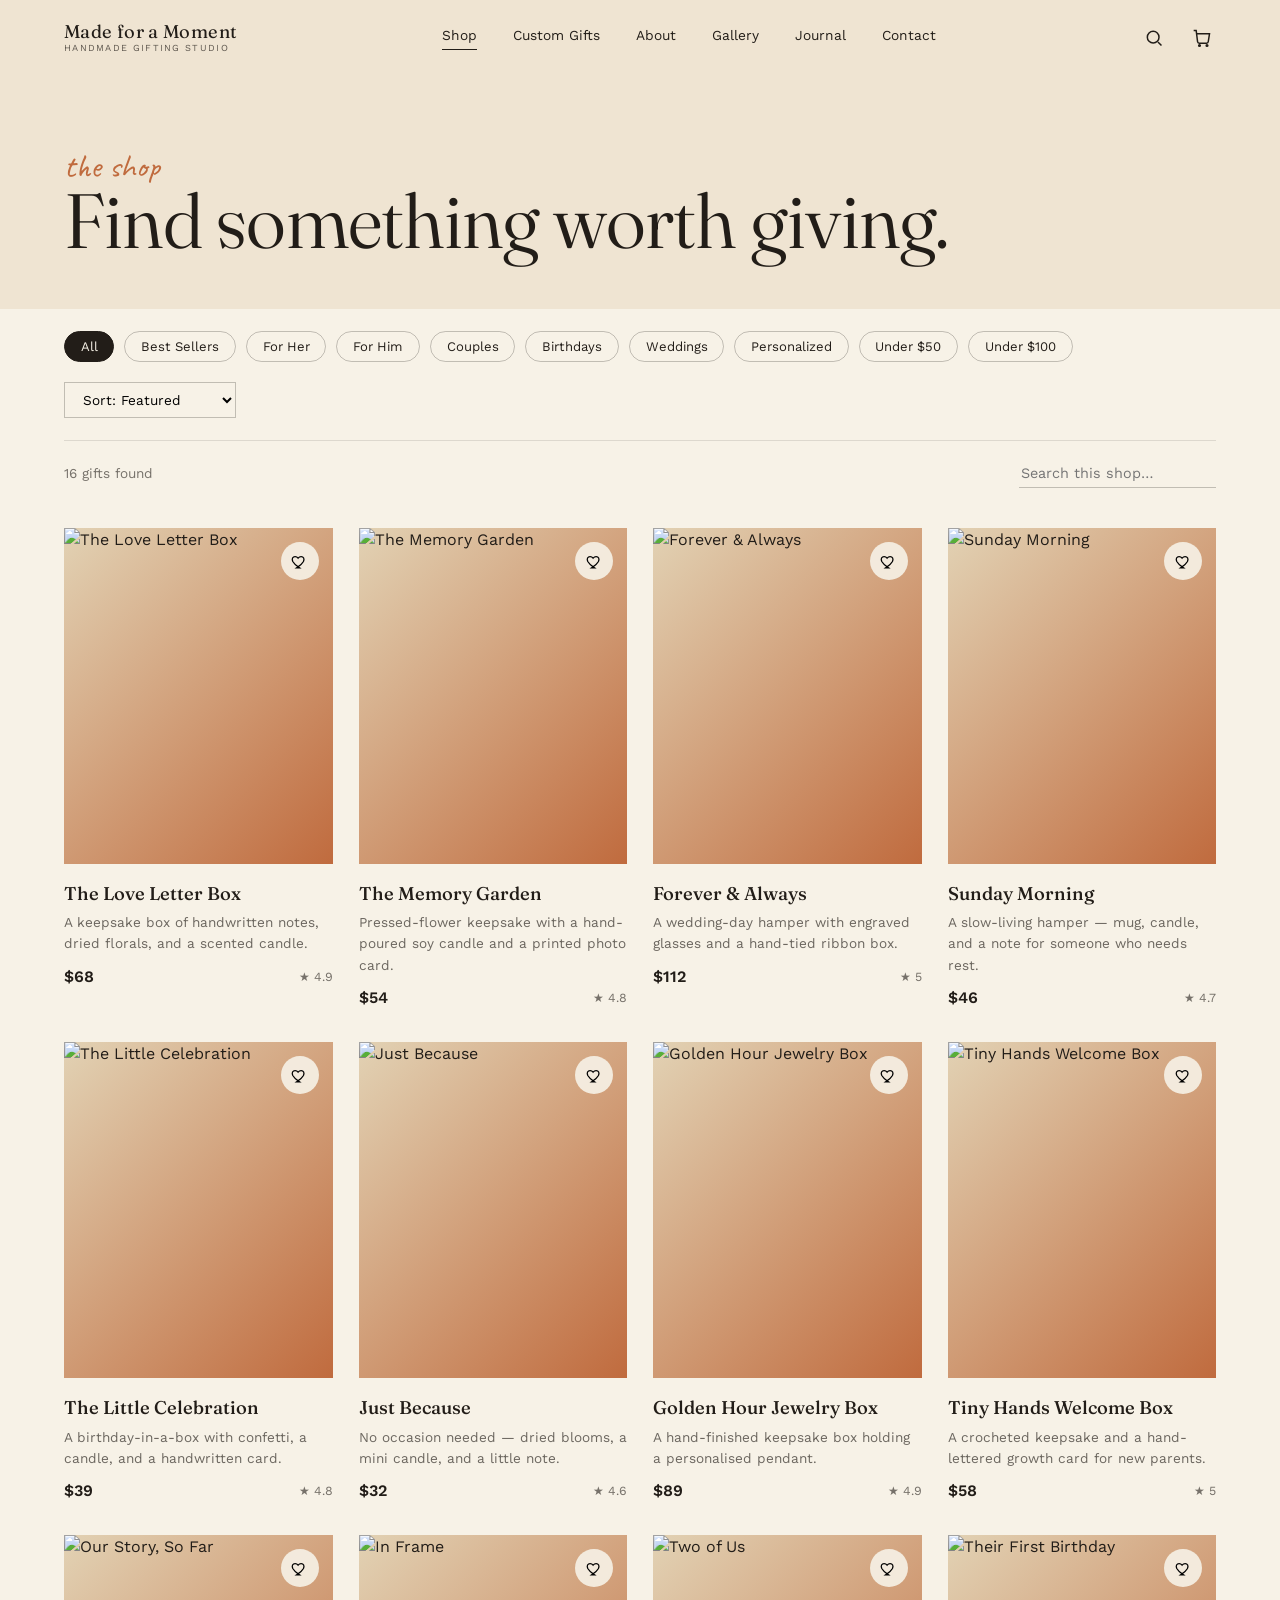
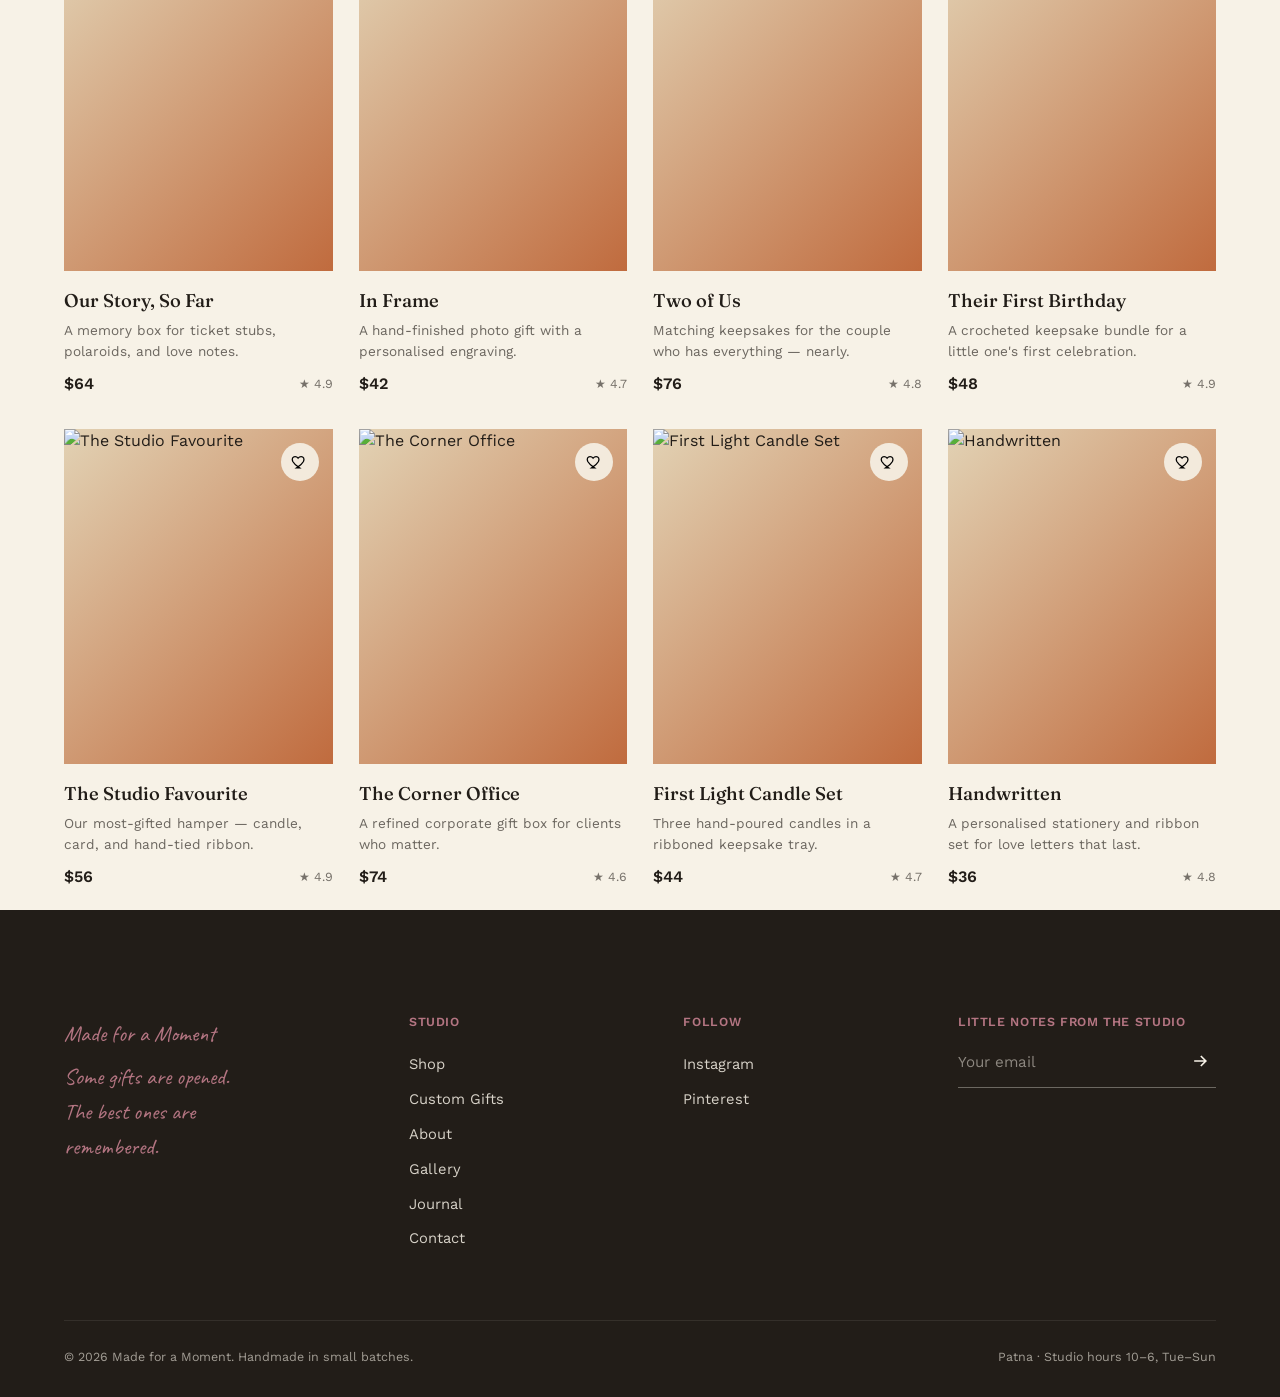
<file: shop.html>
<!doctype html>
<html lang="en">
<head>
<meta charset="UTF-8">
<meta name="viewport" content="width=device-width, initial-scale=1.0">
<title>Shop — Made for a Moment</title>
<meta name="description" content="Browse handmade, personalised gifts — hampers, candles, keepsakes and more. Filter by occasion, recipient, or price.">
<meta property="og:title" content="Shop — Made for a Moment">
<link rel="preconnect" href="https://fonts.googleapis.com">
<link rel="preconnect" href="https://fonts.gstatic.com" crossorigin>
<link href="https://fonts.googleapis.com/css2?family=Fraunces:opsz,wght@9..144,300..600&family=Work+Sans:wght@400;500;600;700&family=Caveat:wght@500;600&display=swap" rel="stylesheet">
<link rel="stylesheet" href="assets/css/style.css">
<style>
.shop-hero{ padding:150px 0 50px; background:var(--cream); }
.shop-toolbar{ display:flex; justify-content:space-between; align-items:center; gap:20px; flex-wrap:wrap; padding:22px 0; border-bottom:1px solid rgba(34,29,24,.12); }
.filter-row{ display:flex; gap:10px; flex-wrap:wrap; }
.sort-select{ border:1px solid rgba(34,29,24,.25); background:var(--ivory); padding:.6em 1em; font-family:inherit; font-size:.85rem; }
.shop-grid{ display:grid; grid-template-columns:repeat(4,1fr); gap:32px 26px; padding:40px 0 20px; }
.results-count{ font-size:.85rem; opacity:.6; }
@media(max-width:1000px){ .shop-grid{ grid-template-columns:repeat(3,1fr); } }
@media(max-width:700px){ .shop-grid{ grid-template-columns:repeat(2,1fr); gap:20px 16px; } }
@media(max-width:460px){ .shop-grid{ grid-template-columns:1fr; } }
.empty-state{ text-align:center; padding:80px 0; opacity:.6; }
</style>
</head>
<body>
<a href="#main" class="skip-link">Skip to content</a>
<div class="page-veil" aria-hidden="true"></div>

<header class="site-header is-dark is-scrolled">
  <a href="index.html" class="brand">Made for a Moment<small>HANDMADE GIFTING STUDIO</small></a>
  <nav class="nav-desktop" aria-label="Primary">
    <a href="shop.html" class="active">Shop</a>
    <a href="custom-gifts.html">Custom Gifts</a>
    <a href="about.html">About</a>
    <a href="gallery.html">Gallery</a>
    <a href="journal.html">Journal</a>
    <a href="contact.html">Contact</a>
  </nav>
  <div class="nav-actions">
    <button class="icon-btn" data-search-open aria-label="Search"><svg viewBox="0 0 24 24" fill="none" stroke="currentColor" stroke-width="1.8"><circle cx="11" cy="11" r="7"/><path d="m21 21-4.3-4.3"/></svg></button>
    <button class="icon-btn" data-cart-open aria-label="Open cart"><svg viewBox="0 0 24 24" fill="none" stroke="currentColor" stroke-width="1.8"><path d="M6 7h15l-1.5 9.5a2 2 0 0 1-2 1.7H8.7a2 2 0 0 1-2-1.7L5 3H2"/><circle cx="9" cy="21" r="1"/><circle cx="18" cy="21" r="1"/></svg><span class="cart-count">0</span></button>
    <button class="nav-toggle" aria-label="Open menu"><span></span><span></span><span></span></button>
  </div>
</header>

<nav class="mobile-nav" aria-label="Mobile">
  <button class="mobile-nav-close" aria-label="Close menu"><svg viewBox="0 0 24 24" fill="none" stroke="currentColor" stroke-width="1.8"><path d="M18 6 6 18M6 6l12 12"/></svg></button>
  <a href="shop.html">Shop</a><a href="custom-gifts.html">Custom Gifts</a><a href="about.html">About</a><a href="gallery.html">Gallery</a><a href="journal.html">Journal</a><a href="contact.html">Contact</a>
  <div class="mobile-nav-foot"><a href="https://instagram.com" target="_blank" rel="noopener">Instagram</a><a href="https://pinterest.com" target="_blank" rel="noopener">Pinterest</a></div>
</nav>

<main id="main">
  <section class="shop-hero">
    <div class="container">
      <p class="eyebrow-script">the shop</p>
      <h1 class="display-1" style="font-size:clamp(2.6rem,6vw,5rem);">Find something worth giving.</h1>
    </div>
  </section>

  <section class="container">
    <div class="shop-toolbar">
      <div class="filter-row" id="filter-row">
        <button class="tag-pill is-active" data-filter="all">All</button>
        <button class="tag-pill" data-filter="best">Best Sellers</button>
        <button class="tag-pill" data-filter="her">For Her</button>
        <button class="tag-pill" data-filter="him">For Him</button>
        <button class="tag-pill" data-filter="couples">Couples</button>
        <button class="tag-pill" data-filter="birthdays">Birthdays</button>
        <button class="tag-pill" data-filter="weddings">Weddings</button>
        <button class="tag-pill" data-filter="personalized">Personalized</button>
        <button class="tag-pill" data-filter="under50">Under $50</button>
        <button class="tag-pill" data-filter="under100">Under $100</button>
      </div>
      <select class="sort-select" id="sort-select" aria-label="Sort products">
        <option value="featured">Sort: Featured</option>
        <option value="price-low">Price: Low to High</option>
        <option value="price-high">Price: High to Low</option>
        <option value="rating">Highest Rated</option>
      </select>
    </div>
    <div style="display:flex;justify-content:space-between;align-items:center;padding-top:18px;">
      <p class="results-count" id="results-count"></p>
      <input type="text" id="shop-search" placeholder="Search this shop…" aria-label="Search shop" style="border:none;border-bottom:1px solid rgba(34,29,24,.25);background:none;padding:6px 2px;font-family:inherit;font-size:.9rem;">
    </div>
    <div class="shop-grid" id="shop-grid"></div>
  </section>
</main>

<footer class="site-footer">
  <div class="container">
    <div class="footer-top">
      <div class="footer-brand">
        <p class="display-3">Made for a Moment</p>
        <p>Some gifts are opened.<br>The best ones are remembered.</p>
      </div>
      <div class="footer-col">
        <h4>STUDIO</h4>
        <a href="shop.html">Shop</a><a href="custom-gifts.html">Custom Gifts</a><a href="about.html">About</a><a href="gallery.html">Gallery</a><a href="journal.html">Journal</a><a href="contact.html">Contact</a>
      </div>
      <div class="footer-col">
        <h4>FOLLOW</h4>
        <a href="https://instagram.com" target="_blank" rel="noopener">Instagram</a><a href="https://pinterest.com" target="_blank" rel="noopener">Pinterest</a>
      </div>
      <div class="footer-col footer-newsletter">
        <h4>LITTLE NOTES FROM THE STUDIO</h4>
        <form data-newsletter-form><input type="email" required placeholder="Your email" aria-label="Email address"><button type="submit" aria-label="Subscribe"><svg viewBox="0 0 24 24" fill="none" stroke="currentColor" stroke-width="2"><path d="M5 12h14M13 6l6 6-6 6"/></svg></button></form>
      </div>
    </div>
    <div class="footer-bottom"><span>© 2026 Made for a Moment. Handmade in small batches.</span><span>Patna · Studio hours 10–6, Tue–Sun</span></div>
  </div>
</footer>

<div class="cart-overlay" data-cart-close></div>
<aside class="cart-drawer" aria-label="Shopping cart">
  <div class="cart-head"><h3>Your Gift Bag</h3><button class="icon-btn" data-cart-close aria-label="Close cart"><svg viewBox="0 0 24 24" fill="none" stroke="currentColor" stroke-width="1.8"><path d="M18 6 6 18M6 6l12 12"/></svg></button></div>
  <div class="cart-items"></div>
  <div class="cart-foot">
    <div class="cart-row"><span>Subtotal</span><span data-cart-subtotal>$0.00</span></div>
    <div class="cart-row"><span>Shipping</span><span data-cart-shipping>—</span></div>
    <div class="cart-row total"><span>Total</span><span data-cart-total>$0.00</span></div>
    <a href="shop.html" class="btn btn-outline btn-block" data-cart-close>Continue shopping</a>
    <button class="btn btn-primary btn-block" onclick="showToast('Checkout is a demo — thank you for browsing!')">Checkout</button>
  </div>
</aside>

<div class="search-overlay" aria-label="Search">
  <button class="search-close" data-search-close aria-label="Close search"><svg viewBox="0 0 24 24" fill="none" stroke="currentColor" stroke-width="1.8"><path d="M18 6 6 18M6 6l12 12"/></svg></button>
  <div class="container">
    <div class="search-field"><input type="text" placeholder="What are you looking for?" aria-label="Search products"><svg viewBox="0 0 24 24" fill="none" stroke="currentColor" stroke-width="1.5" width="30" height="30"><circle cx="11" cy="11" r="7"/><path d="m21 21-4.3-4.3"/></svg></div>
    <p class="search-hint">Try “candle”, “box”, or “anniversary”.</p>
    <div class="search-results"></div>
  </div>
</div>

<script src="assets/js/main.js"></script>
<script>
(function(){
  const grid = document.getElementById("shop-grid");
  const countEl = document.getElementById("results-count");
  const filterRow = document.getElementById("filter-row");
  const sortSelect = document.getElementById("sort-select");
  const searchBox = document.getElementById("shop-search");
  let activeFilter = "all";

  const params = new URLSearchParams(location.search);
  if (params.get("cat")){
    activeFilter = params.get("cat");
  }

  function render(){
    let items = MFAM.PRODUCTS.filter(p => activeFilter==="all" || p.category.includes(activeFilter));
    const q = searchBox.value.trim().toLowerCase();
    if (q) items = items.filter(p => p.name.toLowerCase().includes(q) || p.desc.toLowerCase().includes(q));
    const sort = sortSelect.value;
    if (sort==="price-low") items = items.slice().sort((a,b)=>a.price-b.price);
    if (sort==="price-high") items = items.slice().sort((a,b)=>b.price-a.price);
    if (sort==="rating") items = items.slice().sort((a,b)=>b.rating-a.rating);

    countEl.textContent = items.length + (items.length===1 ? " gift found" : " gifts found");
    grid.innerHTML = items.length ? items.map(p=>`
      <article class="product-card" data-reveal>
        <div class="frame">
          <img src="${p.img}" alt="${p.name}">
          <img class="alt-img" src="${p.imgAlt}" alt="">
          <button class="pc-wishlist" aria-label="Add to wishlist"><svg viewBox="0 0 24 24" fill="none" stroke="currentColor" stroke-width="1.8"><path d="M12 21s-7-4.5-9.5-9C.7 8.4 2.4 5 5.8 5c2 0 3.3 1 4.2 2.2C11 6 12.3 5 14.3 5c3.4 0 5 3.4 3.3 7-2.5 4.5-9.6 9-9.6 9Z"/></svg></button>
          <div class="pc-quick"><button class="btn btn-ghost btn-block" style="color:var(--ivory);border-color:rgba(247,242,231,.7);" data-add-to-cart="${p.id}">Add to bag</button></div>
        </div>
        <a href="product.html?id=${p.id}" class="pc-body" style="display:block;">
          <h3>${p.name}</h3>
          <p class="pc-desc">${p.desc}</p>
          <div class="pc-row"><span class="pc-price">$${p.price}</span><span class="pc-rating">★ ${p.rating}</span></div>
        </a>
      </article>`).join("") : '<div class="empty-state">No gifts match those filters yet — try clearing one.</div>';

    document.querySelectorAll("[data-reveal]").forEach(el=>el.classList.add("is-visible"));
  }

  filterRow.addEventListener("click", (e)=>{
    const btn = e.target.closest("[data-filter]");
    if (!btn) return;
    filterRow.querySelectorAll(".tag-pill").forEach(b=>b.classList.remove("is-active"));
    btn.classList.add("is-active");
    activeFilter = btn.dataset.filter;
    render();
  });
  sortSelect.addEventListener("change", render);
  searchBox.addEventListener("input", render);

  if (activeFilter !== "all"){
    const match = filterRow.querySelector(`[data-filter="${activeFilter}"]`);
    filterRow.querySelectorAll(".tag-pill").forEach(b=>b.classList.remove("is-active"));
    if (match) match.classList.add("is-active"); else filterRow.querySelector('[data-filter="all"]').classList.add("is-active");
  }
  render();
})();
</script>
</body>
</html>
</file>
<file: assets/css/style.css>
/* =========================================================
   MADE FOR A MOMENT — design system
   Editorial, warm, handmade. Built on:
   Fraunces (display serif) + Work Sans (sans) + Caveat (script)
   ========================================================= */

:root{
  --ivory:      #F7F2E7;
  --cream:      #EFE4D2;
  --sand:       #E2D2B4;
  --burgundy:   #5B1F2C;
  --burgundy-2: #4A1824;
  --rose:       #B47582;
  --terracotta: #C06B3E;
  --chocolate:  #3B2A20;
  --sage:       #7C8B6C;
  --charcoal:   #221D18;

  --ink: var(--charcoal);
  --paper: var(--ivory);

  --font-display: "Fraunces", "Iowan Old Style", Georgia, serif;
  --font-sans: "Work Sans", -apple-system, BlinkMacSystemFont, "Segoe UI", sans-serif;
  --font-script: "Caveat", cursive;

  --container: 1320px;
  --gutter: clamp(20px, 5vw, 64px);

  --ease: cubic-bezier(.22,.61,.36,1);
  --dur-s: .35s;
  --dur-m: .7s;
  --dur-l: 1.1s;
}

*,*::before,*::after{ box-sizing:border-box; }
html{ scroll-behavior:smooth; }
@media (prefers-reduced-motion: reduce){
  html{ scroll-behavior:auto; }
  *,*::before,*::after{ animation-duration:.001ms !important; animation-iteration-count:1 !important; transition-duration:.001ms !important; scroll-behavior:auto !important; }
}

body{
  margin:0;
  background:var(--paper);
  color:var(--ink);
  font-family:var(--font-sans);
  font-size:16px;
  line-height:1.55;
  -webkit-font-smoothing:antialiased;
  overflow-x:hidden;
}

img{ max-width:100%; display:block; }
a{ color:inherit; text-decoration:none; }
button{ font-family:inherit; cursor:pointer; }
ul{ margin:0; padding:0; list-style:none; }
h1,h2,h3,h4,p,figure{ margin:0; }

.container{ max-width:var(--container); margin:0 auto; padding:0 var(--gutter); }

::selection{ background:var(--burgundy); color:var(--ivory); }

/* focus states */
a:focus-visible, button:focus-visible, input:focus-visible, textarea:focus-visible, select:focus-visible{
  outline:2px solid var(--terracotta);
  outline-offset:3px;
}

/* skip link */
.skip-link{
  position:absolute; left:-999px; top:0; background:var(--charcoal); color:var(--ivory);
  padding:12px 20px; z-index:999;
}
.skip-link:focus{ left:12px; top:12px; }

/* =========================================================
   Type scale
   ========================================================= */
.display-1{
  font-family:var(--font-display);
  font-weight:340;
  font-size:clamp(3rem, 8vw, 7.5rem);
  line-height:.98;
  letter-spacing:-.01em;
}
.display-2{
  font-family:var(--font-display);
  font-weight:360;
  font-size:clamp(2.2rem, 5.4vw, 4.6rem);
  line-height:1.02;
  letter-spacing:-.01em;
}
.display-3{
  font-family:var(--font-display);
  font-weight:400;
  font-size:clamp(1.7rem, 3.2vw, 2.6rem);
  line-height:1.08;
}
.eyebrow-script{
  font-family:var(--font-script);
  font-size:clamp(1.6rem,2.6vw,2.1rem);
  color:var(--terracotta);
  line-height:1;
}
.lede{
  font-size:clamp(1.05rem,1.6vw,1.3rem);
  line-height:1.6;
  color:var(--chocolate);
  max-width:38ch;
}
.mono-label{
  font-family:var(--font-sans);
  font-size:.78rem;
  letter-spacing:.04em;
  color:var(--rose);
  font-weight:600;
}

/* =========================================================
   Buttons
   ========================================================= */
.btn{
  display:inline-flex;
  align-items:center;
  gap:.6em;
  padding:1em 1.8em;
  border-radius:2px;
  font-size:.92rem;
  font-weight:600;
  letter-spacing:.01em;
  border:1px solid currentColor;
  transition:background var(--dur-s) var(--ease), color var(--dur-s) var(--ease), transform var(--dur-s) var(--ease);
  position:relative;
  white-space:nowrap;
}
.btn svg{ transition:transform var(--dur-s) var(--ease); width:16px; height:16px; flex:none; }
.btn:hover svg{ transform:translateX(5px); }

.btn-primary{ background:var(--burgundy); color:var(--ivory); border-color:var(--burgundy); }
.btn-primary:hover{ background:var(--burgundy-2); }

.btn-ghost{ background:transparent; color:var(--ivory); border-color:rgba(247,242,231,.6); }
.btn-ghost:hover{ background:rgba(247,242,231,.14); border-color:var(--ivory); }

.btn-outline{ background:transparent; color:var(--charcoal); border-color:var(--charcoal); }
.btn-outline:hover{ background:var(--charcoal); color:var(--ivory); }

.btn-block{ width:100%; justify-content:center; }

/* =========================================================
   Header / Nav
   ========================================================= */
.site-header{
  position:fixed; inset:0 0 auto 0; z-index:500;
  display:flex; align-items:center; justify-content:space-between;
  padding:22px var(--gutter);
  color:var(--ivory);
  mix-blend-mode:normal;
  transition:background var(--dur-m) var(--ease), color var(--dur-m) var(--ease), padding var(--dur-m) var(--ease), border-color var(--dur-m) var(--ease);
  border-bottom:1px solid transparent;
}
.site-header.is-scrolled{
  background:rgba(247,242,231,.92);
  backdrop-filter:blur(10px);
  color:var(--charcoal);
  padding:14px var(--gutter);
  border-color:rgba(34,29,24,.08);
}
.site-header.is-dark{ color:var(--charcoal); }
.site-header.is-dark:not(.is-scrolled){ color:var(--charcoal); }

.brand{
  font-family:var(--font-display);
  font-size:1.15rem;
  letter-spacing:.02em;
  display:flex; flex-direction:column; line-height:1.05;
}
.brand small{ font-family:var(--font-sans); font-size:.58rem; letter-spacing:.14em; opacity:.7; margin-top:2px; }

.nav-desktop{ display:flex; align-items:center; gap:36px; }
.nav-desktop a{
  font-size:.86rem; position:relative; padding-bottom:4px;
}
.nav-desktop a::after{
  content:""; position:absolute; left:0; bottom:0; width:100%; height:1px;
  background:currentColor; transform:scaleX(0); transform-origin:right;
  transition:transform var(--dur-s) var(--ease);
}
.nav-desktop a:hover::after, .nav-desktop a.active::after{ transform:scaleX(1); transform-origin:left; }

.nav-actions{ display:flex; align-items:center; gap:20px; }
.icon-btn{ background:none; border:none; color:inherit; display:flex; padding:4px; position:relative; }
.icon-btn svg{ width:20px; height:20px; }
.cart-count{
  position:absolute; top:-6px; right:-6px; background:var(--terracotta); color:var(--ivory);
  font-size:.62rem; font-weight:700; width:16px; height:16px; border-radius:50%;
  display:flex; align-items:center; justify-content:center;
}

.nav-toggle{ display:none; background:none; border:none; color:inherit; flex-direction:column; gap:5px; padding:6px; }
.nav-toggle span{ width:24px; height:1.5px; background:currentColor; display:block; transition:all var(--dur-s) var(--ease); }

@media (max-width: 900px){
  .nav-desktop{ display:none; }
  .nav-toggle{ display:flex; }
}

/* mobile nav overlay */
.mobile-nav{
  position:fixed; inset:0; background:var(--burgundy); color:var(--ivory);
  z-index:600; display:flex; flex-direction:column; justify-content:center;
  padding:40px var(--gutter);
  transform:translateY(-100%); transition:transform var(--dur-m) var(--ease);
}
.mobile-nav.is-open{ transform:translateY(0); }
.mobile-nav a{ font-family:var(--font-display); font-size:2.4rem; padding:10px 0; display:block; border-bottom:1px solid rgba(247,242,231,.15); }
.mobile-nav-close{ position:absolute; top:22px; right:var(--gutter); background:none; border:none; color:var(--ivory); }
.mobile-nav-close svg{ width:26px; height:26px; }
.mobile-nav-foot{ margin-top:32px; display:flex; gap:20px; font-size:.85rem; }

/* =========================================================
   Page transition overlay
   ========================================================= */
.page-veil{
  position:fixed; inset:0; background:var(--cream); z-index:900;
  transform:scaleY(0); transform-origin:bottom; pointer-events:none;
}
.page-veil.animate-in{ animation:veilIn .5s var(--ease) forwards; }
.page-veil.animate-out{ transform-origin:top; animation:veilOut .5s var(--ease) forwards; }
@keyframes veilIn{ from{ transform:scaleY(0); transform-origin:bottom;} to{ transform:scaleY(1); transform-origin:bottom;} }
@keyframes veilOut{ from{ transform:scaleY(1); transform-origin:top;} to{ transform:scaleY(0); transform-origin:top;} }

/* =========================================================
   Reveal-on-scroll
   ========================================================= */
[data-reveal]{ opacity:0; transform:translateY(28px); transition:opacity 1s var(--ease), transform 1s var(--ease); }
[data-reveal].is-visible{ opacity:1; transform:none; }
[data-reveal="fade"]{ transform:none; }
[data-reveal-delay="1"]{ transition-delay:.08s; }
[data-reveal-delay="2"]{ transition-delay:.16s; }
[data-reveal-delay="3"]{ transition-delay:.24s; }
[data-reveal-delay="4"]{ transition-delay:.32s; }

/* =========================================================
   Utility layout
   ========================================================= */
.section{ padding:clamp(64px,10vw,140px) 0; }
.section-tight{ padding:clamp(40px,6vw,80px) 0; }
.grain{ position:relative; }
.grain::before{
  content:""; position:absolute; inset:0; pointer-events:none; opacity:.045; mix-blend-mode:multiply;
  background-image:url("data:image/svg+xml;utf8,<svg xmlns='http://www.w3.org/2000/svg' width='140' height='140'><filter id='n'><feTurbulence type='fractalNoise' baseFrequency='0.9' numOctaves='2' stitchTiles='stitch'/></filter><rect width='100%25' height='100%25' filter='url(%23n)'/></svg>");
}
.divider{ height:1px; background:rgba(34,29,24,.12); border:none; margin:0; }
.divider-light{ background:rgba(247,242,231,.2); }

.visually-hidden{
  position:absolute !important; width:1px; height:1px; overflow:hidden;
  clip:rect(0 0 0 0); white-space:nowrap; border:0; padding:0; margin:-1px;
}

/* image frame with subtle texture edge */
.frame{ overflow:hidden; position:relative; background:var(--sand); }
.frame img{ width:100%; height:100%; object-fit:cover; transition:transform 1.1s var(--ease); }

/* =========================================================
   Footer
   ========================================================= */
.site-footer{ background:var(--charcoal); color:var(--ivory); padding:clamp(64px,8vw,110px) 0 30px; }
.footer-top{ display:grid; grid-template-columns:1.3fr 1fr 1fr 1.1fr; gap:40px; padding-bottom:64px; }
.footer-brand .display-3{ margin-bottom:14px; }
.footer-brand p{ font-family:var(--font-script); font-size:1.4rem; color:var(--rose); margin-top:10px; max-width:22ch; }
.footer-col h4{ font-size:.78rem; letter-spacing:.05em; color:var(--rose); margin-bottom:16px; font-weight:600; }
.footer-col a{ display:block; font-size:.92rem; padding:6px 0; opacity:.85; transition:opacity var(--dur-s); }
.footer-col a:hover{ opacity:1; text-decoration:underline; text-underline-offset:4px; }
.footer-newsletter form{ display:flex; border-bottom:1px solid rgba(247,242,231,.35); padding-bottom:10px; margin-top:14px; }
.footer-newsletter input{
  background:none; border:none; color:var(--ivory); font-family:inherit; font-size:.95rem; flex:1; padding:6px 0;
}
.footer-newsletter input::placeholder{ color:rgba(247,242,231,.5); }
.footer-newsletter button{ background:none; border:none; color:var(--ivory); }
.footer-newsletter button svg{ width:20px; height:20px; }
.footer-bottom{
  display:flex; justify-content:space-between; align-items:center; padding-top:26px; border-top:1px solid rgba(247,242,231,.14);
  font-size:.78rem; opacity:.6; flex-wrap:wrap; gap:12px;
}
@media (max-width:900px){
  .footer-top{ grid-template-columns:1fr 1fr; row-gap:40px; }
}
@media (max-width:560px){
  .footer-top{ grid-template-columns:1fr; }
}

/* =========================================================
   Toast
   ========================================================= */
.toast{
  position:fixed; left:50%; bottom:28px; transform:translate(-50%,140%);
  background:var(--charcoal); color:var(--ivory); padding:14px 22px; border-radius:2px;
  font-size:.88rem; z-index:1200; transition:transform .45s var(--ease); display:flex; gap:10px; align-items:center;
}
.toast.is-visible{ transform:translate(-50%,0); }

/* =========================================================
   Cart drawer
   ========================================================= */
.cart-overlay{
  position:fixed; inset:0; background:rgba(34,29,24,.5); z-index:800; opacity:0; pointer-events:none;
  transition:opacity var(--dur-m) var(--ease);
}
.cart-overlay.is-open{ opacity:1; pointer-events:auto; }
.cart-drawer{
  position:fixed; top:0; right:0; bottom:0; width:min(440px,92vw); background:var(--ivory); z-index:850;
  display:flex; flex-direction:column; transform:translateX(100%); transition:transform var(--dur-m) var(--ease);
}
.cart-drawer.is-open{ transform:translateX(0); }
.cart-head{ display:flex; align-items:center; justify-content:space-between; padding:26px var(--gutter); border-bottom:1px solid rgba(34,29,24,.1); }
.cart-head h3{ font-family:var(--font-display); font-size:1.5rem; }
.cart-items{ flex:1; overflow-y:auto; padding:10px var(--gutter); }
.cart-item{ display:grid; grid-template-columns:76px 1fr auto; gap:16px; padding:18px 0; border-bottom:1px solid rgba(34,29,24,.08); }
.cart-item img{ width:76px; height:76px; object-fit:cover; border-radius:2px; background:var(--sand); }
.cart-item h5{ font-family:var(--font-display); font-size:1rem; font-weight:500; }
.cart-item .ci-meta{ font-size:.8rem; opacity:.65; margin-top:2px; }
.cart-item .ci-qty{ display:flex; align-items:center; gap:10px; margin-top:8px; }
.cart-item .ci-qty button{ background:none; border:1px solid rgba(34,29,24,.2); width:22px; height:22px; font-size:.85rem; line-height:1; }
.cart-item .ci-remove{ background:none; border:none; font-size:.75rem; text-decoration:underline; opacity:.6; margin-top:8px; }
.cart-item .ci-price{ font-weight:600; white-space:nowrap; }
.cart-empty{ padding:60px 0; text-align:center; opacity:.6; }
.cart-foot{ padding:24px var(--gutter) 30px; border-top:1px solid rgba(34,29,24,.1); }
.cart-row{ display:flex; justify-content:space-between; font-size:.9rem; padding:4px 0; opacity:.75; }
.cart-row.total{ font-weight:700; opacity:1; font-size:1.05rem; padding-top:10px; }
.cart-foot .btn{ margin-top:16px; }

/* =========================================================
   Search overlay
   ========================================================= */
.search-overlay{
  position:fixed; inset:0; background:var(--ivory); z-index:700;
  display:flex; flex-direction:column; padding:100px var(--gutter) 40px;
  transform:translateY(-100%); transition:transform var(--dur-m) var(--ease);
}
.search-overlay.is-open{ transform:translateY(0); }
.search-close{ position:absolute; top:26px; right:var(--gutter); background:none; border:none; }
.search-close svg{ width:26px; height:26px; }
.search-field{ display:flex; align-items:flex-end; gap:20px; border-bottom:2px solid var(--charcoal); padding-bottom:16px; max-width:900px; }
.search-field input{ flex:1; border:none; background:none; font-family:var(--font-display); font-size:clamp(1.6rem,4vw,3rem); font-weight:340; }
.search-hint{ margin-top:14px; font-size:.85rem; opacity:.55; }
.search-results{ margin-top:40px; display:grid; grid-template-columns:repeat(auto-fill,minmax(180px,1fr)); gap:24px; max-width:900px; overflow-y:auto; }
.search-result{ display:flex; gap:12px; align-items:center; }
.search-result img{ width:56px; height:56px; object-fit:cover; }
.search-result span{ font-size:.85rem; }

/* =========================================================
   Forms (shared)
   ========================================================= */
.field{ margin-bottom:24px; }
.field label{ display:block; font-size:.8rem; letter-spacing:.02em; margin-bottom:8px; color:var(--chocolate); font-weight:600; }
.field input, .field select, .field textarea{
  width:100%; border:none; border-bottom:1px solid rgba(34,29,24,.25); background:transparent;
  padding:10px 2px; font-family:inherit; font-size:1rem; color:var(--ink); transition:border-color var(--dur-s);
}
.field input:focus, .field select:focus, .field textarea:focus{ border-color:var(--burgundy); }
.field textarea{ resize:vertical; min-height:100px; }
.field-row{ display:grid; grid-template-columns:1fr 1fr; gap:24px; }
@media(max-width:600px){ .field-row{ grid-template-columns:1fr; } }

/* =========================================================
   Marquee
   ========================================================= */
.marquee{ overflow:hidden; white-space:nowrap; border-top:1px solid rgba(34,29,24,.12); border-bottom:1px solid rgba(34,29,24,.12); }
.marquee-track{ display:inline-flex; animation:marquee 34s linear infinite; }
.marquee-track span{
  font-family:var(--font-display); font-size:clamp(1.6rem,4vw,3.2rem); padding:0 2.2rem; display:inline-flex; align-items:center; gap:2.2rem;
  color:var(--burgundy);
}
.marquee-track span::after{ content:"◆"; font-size:.9rem; color:var(--rose); }
@keyframes marquee{ from{ transform:translateX(0); } to{ transform:translateX(-50%); } }

/* =========================================================
   Product card
   ========================================================= */
.product-card{ position:relative; }
.product-card .frame{ aspect-ratio:4/5; }
.product-card .frame img.alt-img{ position:absolute; inset:0; opacity:0; transition:opacity .55s var(--ease); }
.product-card:hover .frame img.alt-img{ opacity:1; }
.product-card:hover .frame img:first-child{ transform:scale(1.04); }
.pc-wishlist{
  position:absolute; top:14px; right:14px; background:rgba(247,242,231,.9); border:none; border-radius:50%;
  width:38px; height:38px; display:flex; align-items:center; justify-content:center; z-index:2;
}
.pc-wishlist svg{ width:17px; height:17px; transition:transform .3s var(--ease); }
.pc-wishlist.is-active svg{ fill:var(--burgundy); stroke:var(--burgundy); transform:scale(1.15); }
.pc-quick{
  position:absolute; left:14px; right:14px; bottom:14px; z-index:2;
  transform:translateY(14px); opacity:0; transition:all var(--dur-s) var(--ease);
}
.product-card:hover .pc-quick{ transform:translateY(0); opacity:1; }
.pc-body{ padding-top:16px; }
.pc-body h3{ font-family:var(--font-display); font-size:1.15rem; font-weight:500; }
.pc-body .pc-desc{ font-size:.85rem; opacity:.65; margin-top:4px; }
.pc-row{ display:flex; justify-content:space-between; align-items:center; margin-top:10px; }
.pc-price{ font-weight:600; }
.pc-rating{ font-size:.78rem; opacity:.6; }

/* =========================================================
   Shared misc
   ========================================================= */
.tag-pill{
  border:1px solid rgba(34,29,24,.25); border-radius:999px; padding:.55em 1.2em; font-size:.82rem;
  background:transparent; transition:all var(--dur-s) var(--ease); color:var(--ink);
}
.tag-pill.is-active, .tag-pill:hover{ background:var(--charcoal); color:var(--ivory); border-color:var(--charcoal); }

.arrow-link{ display:inline-flex; align-items:center; gap:.5em; font-size:.9rem; font-weight:600; border-bottom:1px solid currentColor; padding-bottom:3px; }
.arrow-link svg{ width:15px; height:15px; transition:transform var(--dur-s) var(--ease); }
.arrow-link:hover svg{ transform:translateX(5px); }

.badge-count{
  font-family:var(--font-display); font-size:.9rem; color:var(--rose); margin-right:8px;
}
</file>
